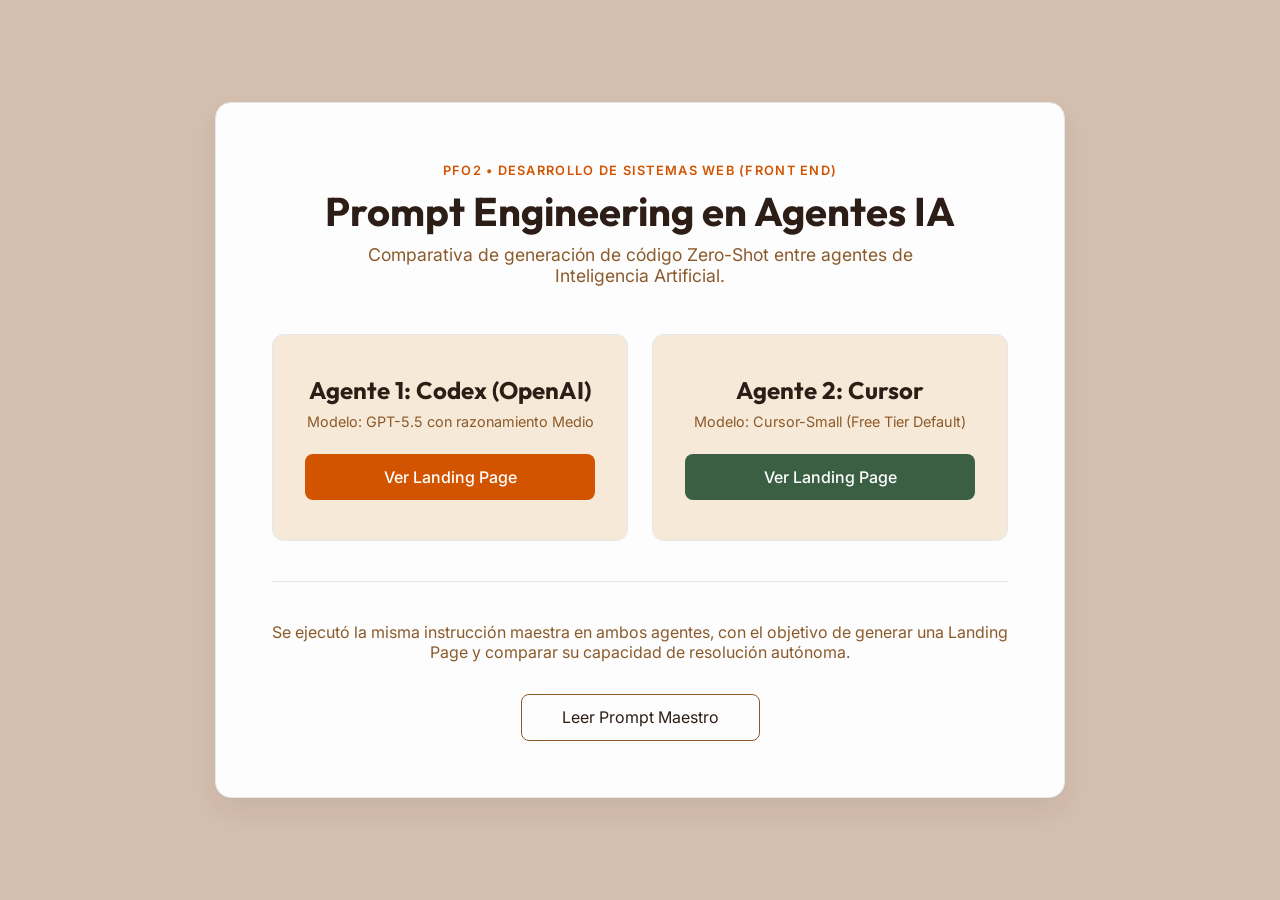
<file: index.html>
<!doctype html>
<html lang="es">
  <head>
    <meta charset="UTF-8" />
    <meta name="viewport" content="width=device-width, initial-scale=1.0" />
    <title>Cosecha Dorada - Evaluación de IA</title>
    <link rel="preconnect" href="https://fonts.googleapis.com" />
    <link rel="preconnect" href="https://fonts.gstatic.com" crossorigin />
    <link
      href="https://fonts.googleapis.com/css2?family=Inter:wght@400;500&family=Outfit:wght@600;700;800&display=swap"
      rel="stylesheet"
    />
    <!-- Aquí llamamos a tu archivo CSS externo -->
    <link rel="stylesheet" href="css/styles.css" />
  </head>
  <body>
    <div class="container">
      <div class="brand-header">
        <span class="brand-tag"
          >PFO2 • Desarrollo de Sistemas Web (Front End)</span
        >
        <h1>Prompt Engineering en Agentes IA</h1>
        <p class="subtitle">
          Comparativa de generación de código Zero-Shot entre agentes de
          Inteligencia Artificial.
        </p>
      </div>

      <div class="grid">
        <div class="agent-card">
          <h2>Agente 1: Codex (OpenAI)</h2>
          <p class="agent-model">Modelo: GPT-5.5 con razonamiento Medio</p>
          <a href="agente1-openai/index.html" class="btn" target="_blank"
            >Ver Landing Page</a
          >
        </div>

        <div class="agent-card">
          <h2>Agente 2: Cursor</h2>
          <p class="agent-model">Modelo: Cursor-Small (Free Tier Default)</p>
          <a
            href="agente2-cursor/index.html"
            class="btn btn-alt"
            target="_blank"
            >Ver Landing Page</a
          >
        </div>
      </div>

      <div class="prompt-section">
        <p class="prompt-text">
          Se ejecutó la misma instrucción maestra en ambos agentes, con el
          objetivo de generar una Landing Page y comparar su capacidad de
          resolución autónoma.
        </p>
        <a href="prompt.html" class="btn btn-outline">Leer Prompt Maestro</a>
      </div>
    </div>
  </body>
</html>
</file>
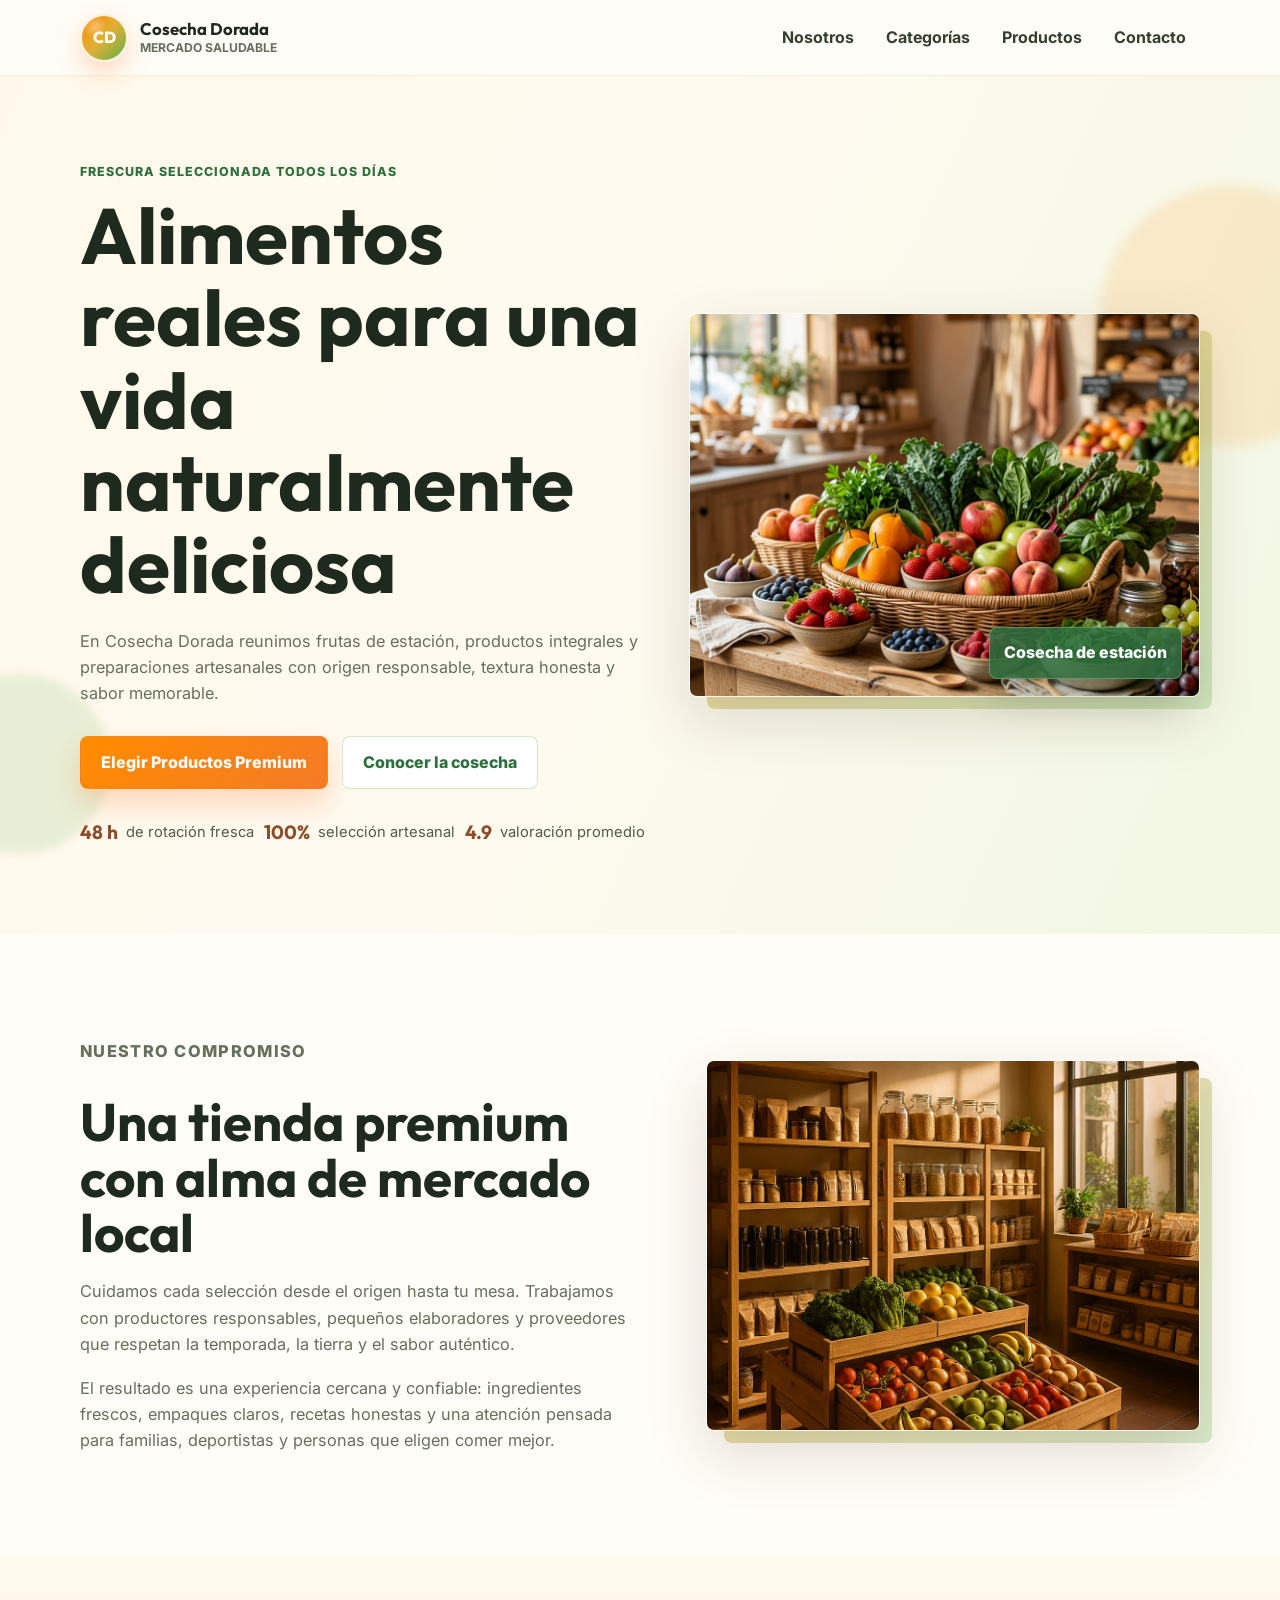
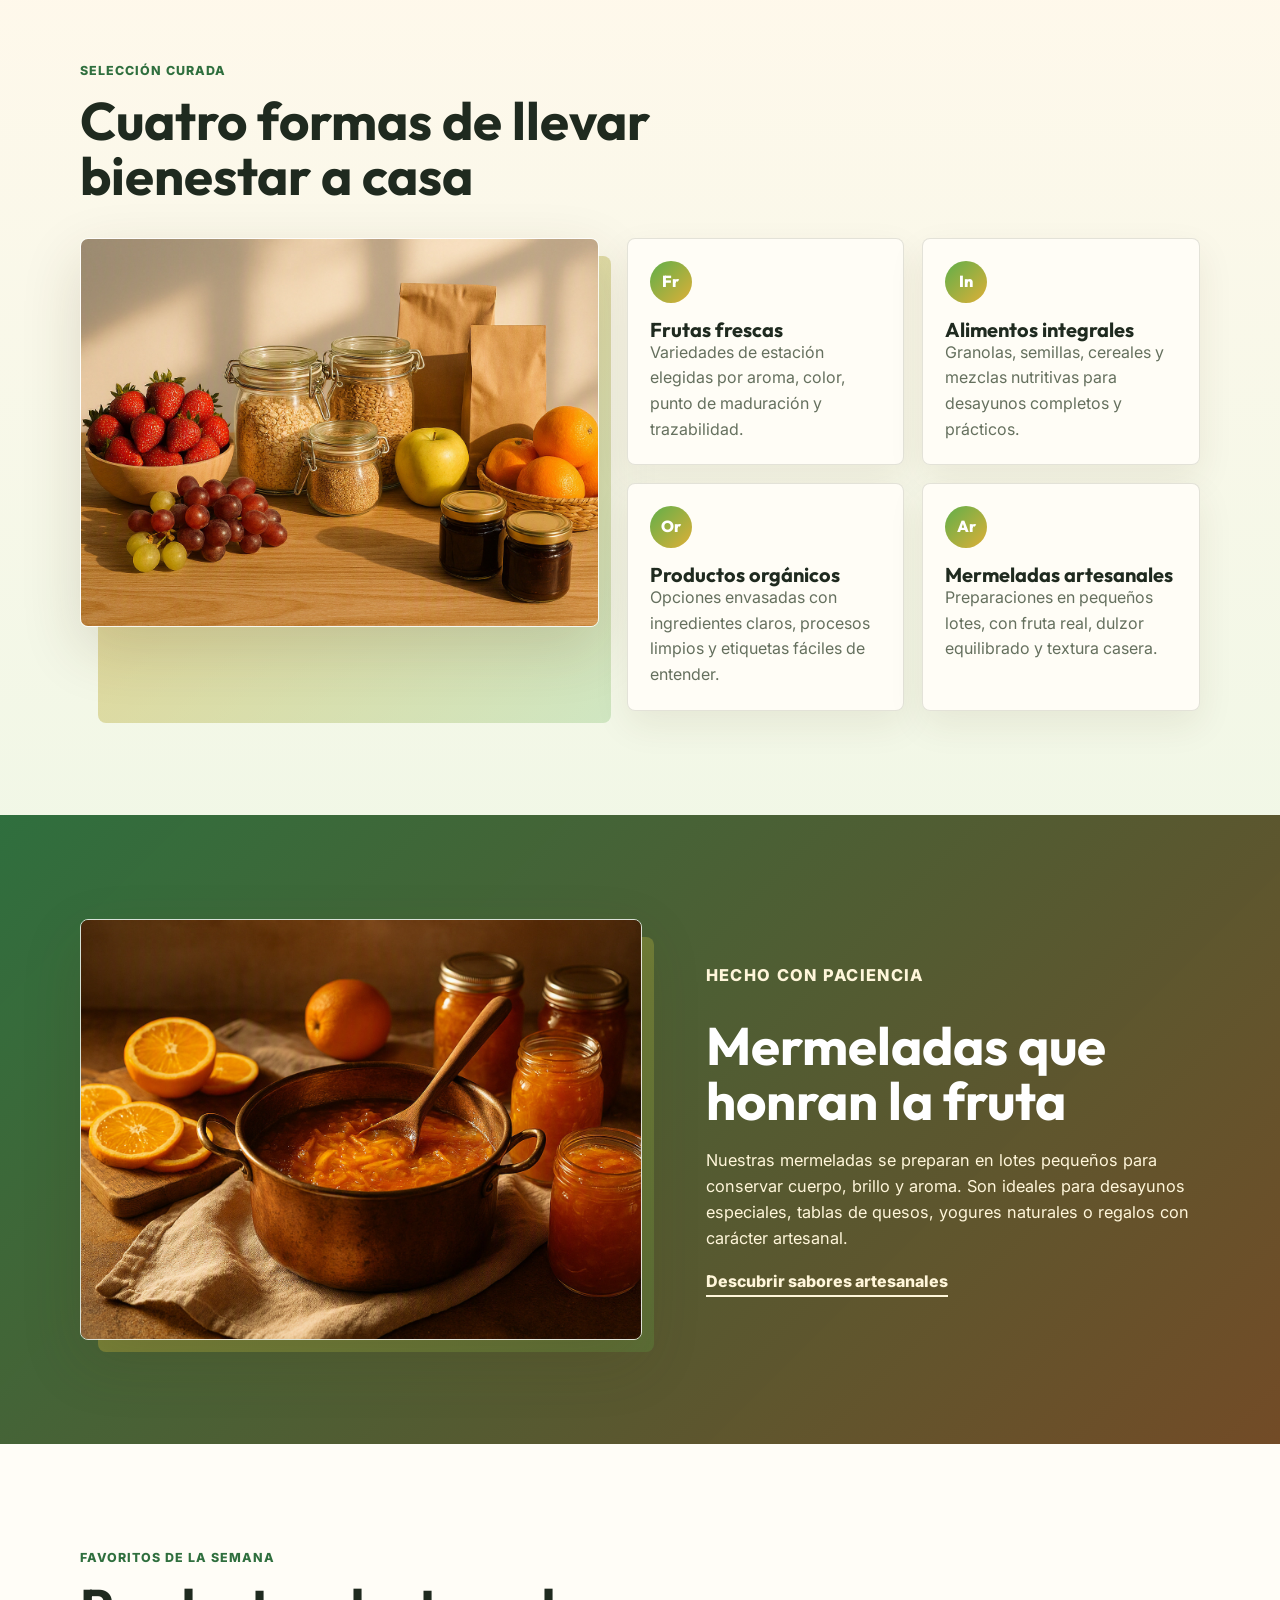
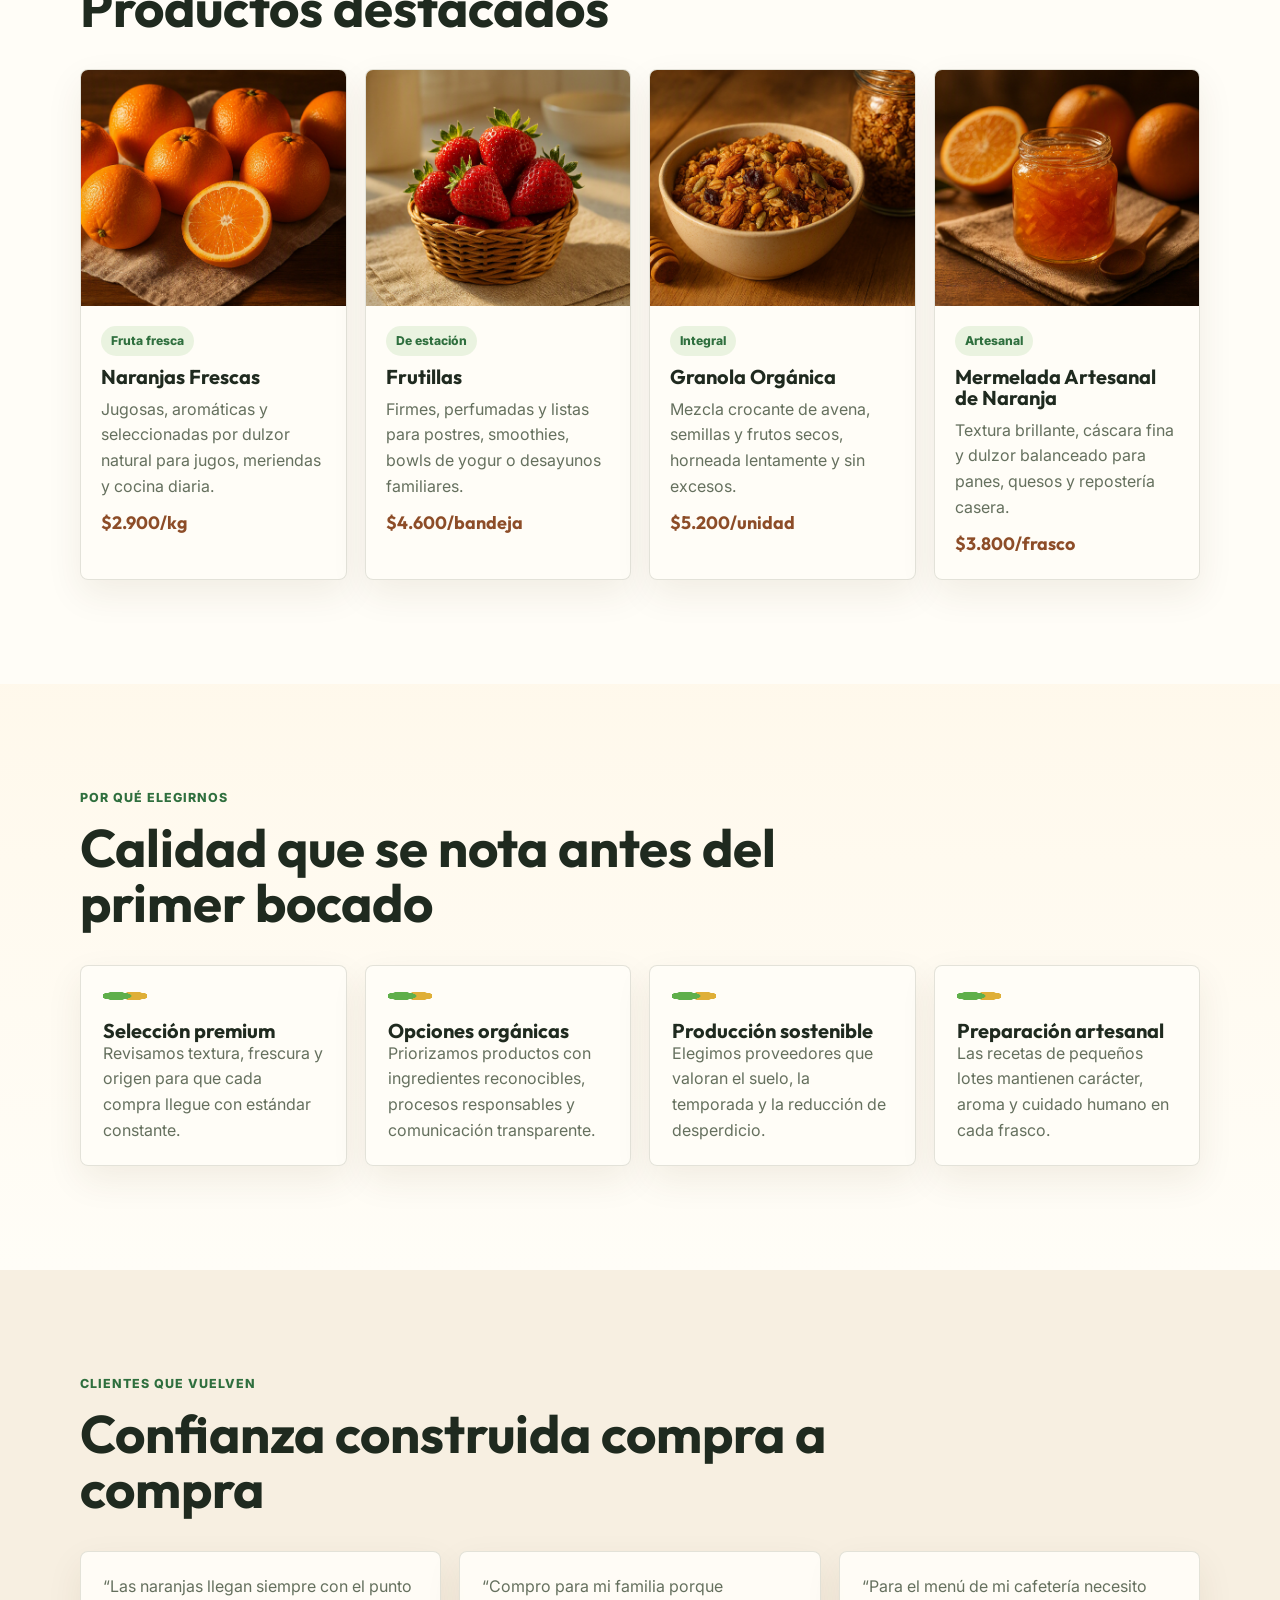
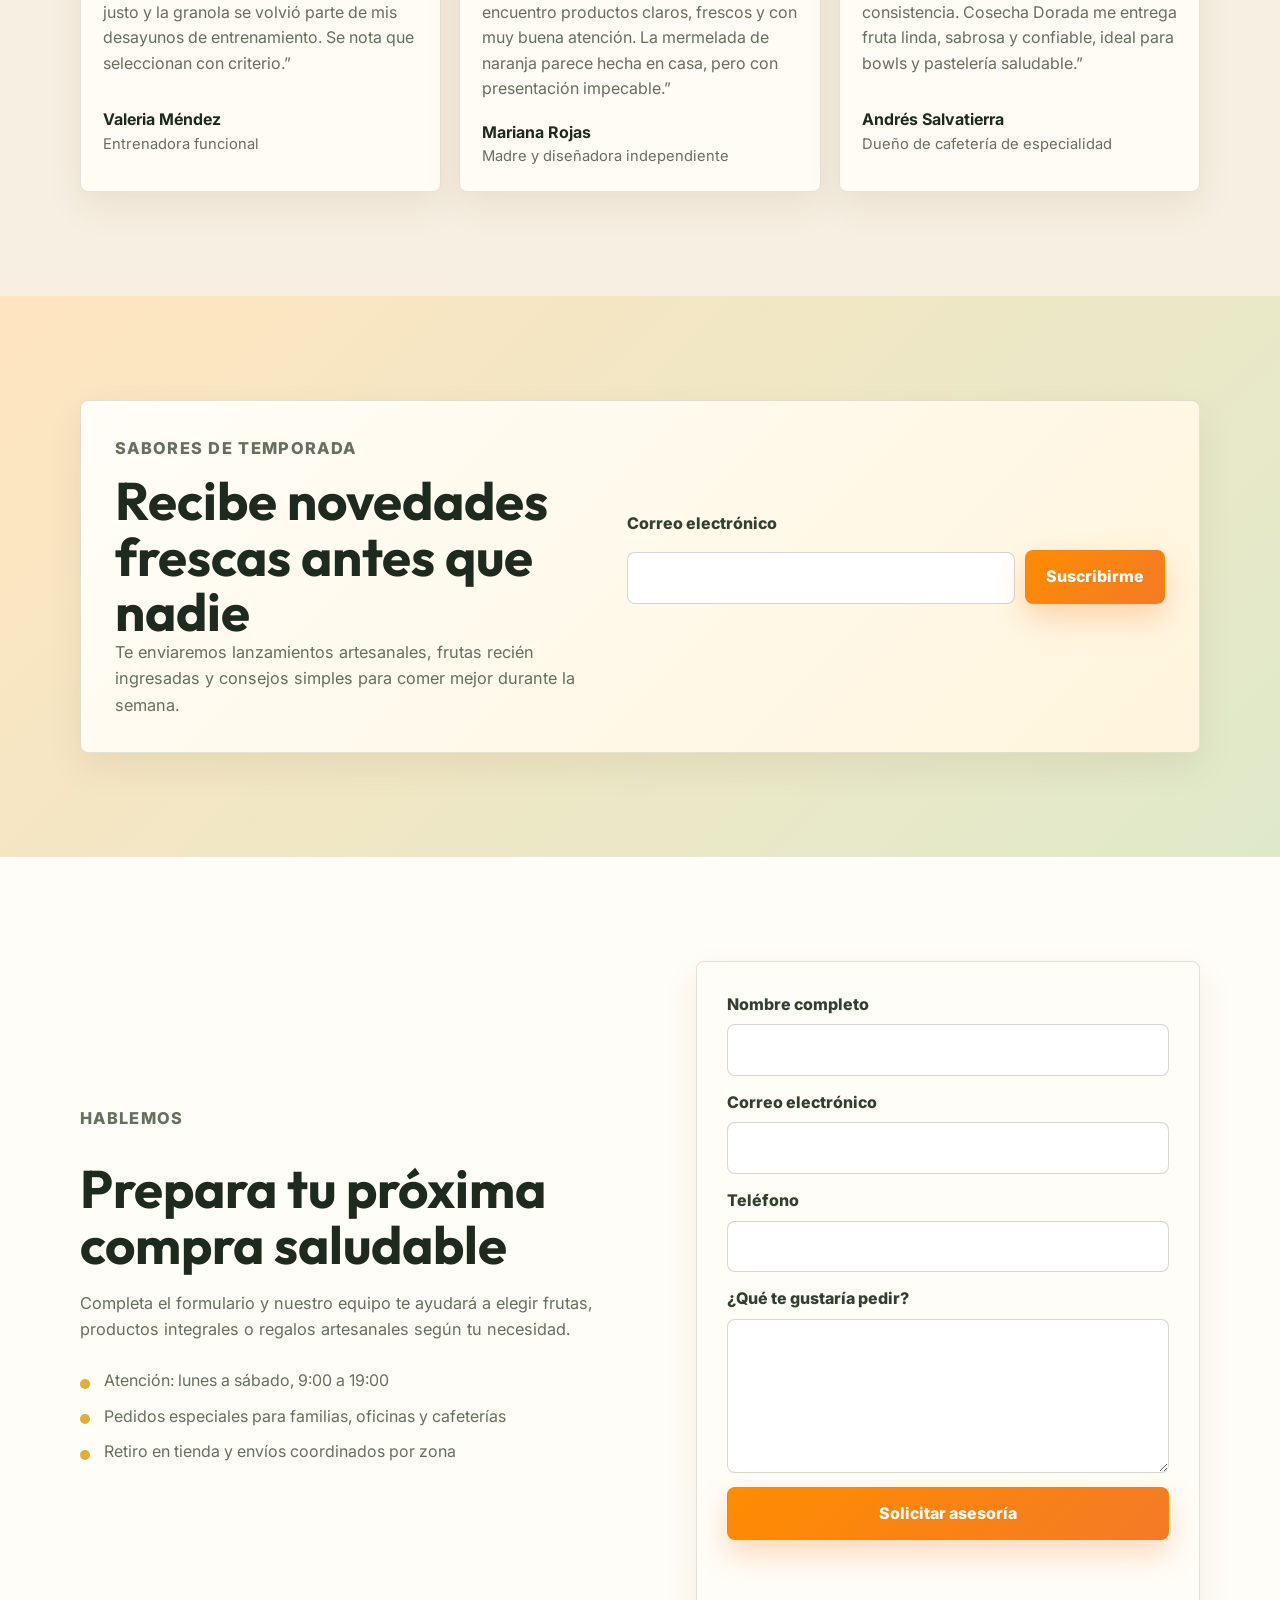
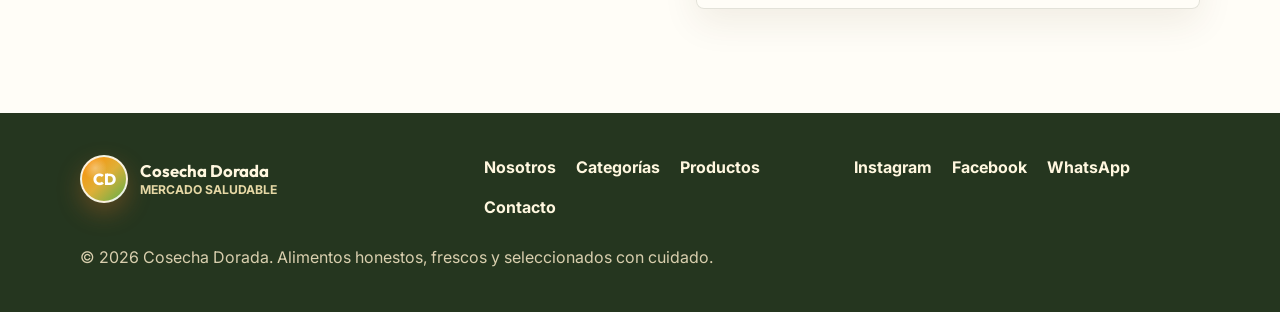
<file: agente1-openai/index.html>
<!doctype html>
<html lang="es">
  <head>
    <meta charset="UTF-8" />
    <meta name="viewport" content="width=device-width, initial-scale=1.0" />
    <title>Cosecha Dorada | Alimentos saludables premium</title>
    <meta
      name="description"
      content="Cosecha Dorada ofrece frutas de estación, alimentos integrales, mermeladas artesanales y productos orgánicos seleccionados con frescura, calidad y origen responsable."
    />
    <link rel="preconnect" href="https://fonts.googleapis.com" />
    <link rel="preconnect" href="https://fonts.gstatic.com" crossorigin />
    <link
      href="https://fonts.googleapis.com/css2?family=Inter:wght@400;500;600;700&family=Outfit:wght@600;700;800&display=swap"
      rel="stylesheet"
    />
    <link rel="stylesheet" href="styles.css" />
  </head>
  <body>
    <a class="skip-link" href="#contenido">Saltar al contenido principal</a>

    <header class="site-header" data-header>
      <nav class="nav shell" aria-label="Navegación principal">
        <a class="brand" href="#inicio" aria-label="Cosecha Dorada, inicio">
          <span class="brand-mark" aria-hidden="true">CD</span>
          <span class="brand-copy">
            <strong>Cosecha Dorada</strong>
            <small>Mercado saludable</small>
          </span>
        </a>

        <button
          class="nav-toggle"
          type="button"
          aria-expanded="false"
          aria-controls="menu-principal"
          data-menu-toggle
        >
          <span class="sr-only">Abrir menú</span>
          <span></span>
          <span></span>
          <span></span>
        </button>

        <div class="nav-menu" id="menu-principal" data-menu>
          <a href="#nosotros">Nosotros</a>
          <a href="#categorias">Categorías</a>
          <a href="#productos">Productos</a>
          <a href="#contacto">Contacto</a>
        </div>
      </nav>
    </header>

    <main id="contenido">
      <section class="hero section" id="inicio" aria-labelledby="hero-title">
        <div class="hero-grid shell">
          <div class="hero-content reveal">
            <p class="eyebrow">Frescura seleccionada todos los días</p>
            <h1 id="hero-title">
              Alimentos reales para una vida naturalmente deliciosa
            </h1>
            <p class="hero-text">
              En Cosecha Dorada reunimos frutas de estación, productos
              integrales y preparaciones artesanales con origen responsable,
              textura honesta y sabor memorable.
            </p>
            <div class="hero-actions">
              <a class="btn btn-primary" href="#productos"
                >Elegir Productos Premium</a
              >
              <a class="btn btn-secondary" href="#nosotros"
                >Conocer la cosecha</a
              >
            </div>
            <div class="hero-proof" aria-label="Datos destacados">
              <span><strong>48 h</strong> de rotación fresca</span>
              <span><strong>100%</strong> selección artesanal</span>
              <span><strong>4.9</strong> valoración promedio</span>
            </div>
          </div>
          <div class="hero-media reveal delay-1">
            <img
              src="img/hero-fruits.jpg"
              alt="Frutas frescas premium presentadas con luz cálida en una mesa de mercado saludable"
            />
            <!-- Professional commercial food photography of abundant premium seasonal fruits, golden oranges, strawberries, green leaves, artisanal market styling, natural golden hour light, warm organic textures, elegant grocery presentation, high-end healthy food advertising quality, crisp details, no text, no watermark. -->
            <div class="floating-note" aria-hidden="true">
              Cosecha de estación
            </div>
          </div>
        </div>
      </section>

      <section
        class="section about"
        id="nosotros"
        aria-labelledby="about-title"
      >
        <div class="shell about-grid">
          <div class="section-copy reveal">
            <p class="eyebrow">Nuestro compromiso</p>
            <h2 id="about-title">
              Una tienda premium con alma de mercado local
            </h2>
            <p>
              Cuidamos cada selección desde el origen hasta tu mesa. Trabajamos
              con productores responsables, pequeños elaboradores y proveedores
              que respetan la temporada, la tierra y el sabor auténtico.
            </p>
            <p>
              El resultado es una experiencia cercana y confiable: ingredientes
              frescos, empaques claros, recetas honestas y una atención pensada
              para familias, deportistas y personas que eligen comer mejor.
            </p>
          </div>
          <div class="framed-image reveal delay-1">
            <img
              src="img/about-store.jpg"
              alt="Interior cálido de una tienda saludable premium con frutas, estantes de madera y productos orgánicos"
            />
            <!-- Editorial commercial photograph of a premium healthy grocery store interior, warm wooden shelves, fresh produce crates, organic packaged goods, artisanal market atmosphere, natural soft daylight, sustainable agriculture storytelling, inviting and trustworthy Latin American food store, no text, no watermark. -->
          </div>
        </div>
      </section>

      <section
        class="section categories"
        id="categorias"
        aria-labelledby="categories-title"
      >
        <div class="shell">
          <div class="section-heading reveal">
            <p class="eyebrow">Selección curada</p>
            <h2 id="categories-title">
              Cuatro formas de llevar bienestar a casa
            </h2>
          </div>
          <div class="category-layout">
            <div class="category-image reveal">
              <img
                src="img/products-display.jpg"
                alt="Exhibición premium de frutas, alimentos integrales, productos envasados y mermeladas artesanales"
              />
              <!-- High-end commercial food photography of a premium organic market display with four clear product families: fresh fruits, whole foods, organic packaged products, and artisanal jams, layered wooden crates, warm daylight, refined editorial composition, rich natural colors, no text, no watermark. -->
            </div>
            <div class="category-cards">
              <article class="feature-card reveal delay-1">
                <span class="icon" aria-hidden="true">Fr</span>
                <h3>Frutas frescas</h3>
                <p>
                  Variedades de estación elegidas por aroma, color, punto de
                  maduración y trazabilidad.
                </p>
              </article>
              <article class="feature-card reveal delay-2">
                <span class="icon" aria-hidden="true">In</span>
                <h3>Alimentos integrales</h3>
                <p>
                  Granolas, semillas, cereales y mezclas nutritivas para
                  desayunos completos y prácticos.
                </p>
              </article>
              <article class="feature-card reveal delay-3">
                <span class="icon" aria-hidden="true">Or</span>
                <h3>Productos orgánicos</h3>
                <p>
                  Opciones envasadas con ingredientes claros, procesos limpios y
                  etiquetas fáciles de entender.
                </p>
              </article>
              <article class="feature-card reveal delay-4">
                <span class="icon" aria-hidden="true">Ar</span>
                <h3>Mermeladas artesanales</h3>
                <p>
                  Preparaciones en pequeños lotes, con fruta real, dulzor
                  equilibrado y textura casera.
                </p>
              </article>
            </div>
          </div>
        </div>
      </section>

      <section class="section jam-story" aria-labelledby="jam-title">
        <div class="shell jam-grid">
          <div class="framed-image reveal">
            <img
              src="img/artisanal-jam.jpg"
              alt="Frascos de mermelada artesanal de naranja con fruta fresca y presentación premium"
            />
            <!-- Premium artisanal orange jam product photography, glass jars with golden marmalade, fresh oranges, rustic linen, handmade small batch feeling, warm natural light, commercial advertising quality, elegant healthy food brand styling, no readable label text, no watermark. -->
          </div>
          <div class="section-copy reveal delay-1">
            <p class="eyebrow">Hecho con paciencia</p>
            <h2 id="jam-title">Mermeladas que honran la fruta</h2>
            <p>
              Nuestras mermeladas se preparan en lotes pequeños para conservar
              cuerpo, brillo y aroma. Son ideales para desayunos especiales,
              tablas de quesos, yogures naturales o regalos con carácter
              artesanal.
            </p>
            <a class="text-link" href="#productos"
              >Descubrir sabores artesanales</a
            >
          </div>
        </div>
      </section>

      <section
        class="section products"
        id="productos"
        aria-labelledby="products-title"
      >
        <div class="shell">
          <div class="section-heading reveal">
            <p class="eyebrow">Favoritos de la semana</p>
            <h2 id="products-title">Productos destacados</h2>
          </div>
          <div class="product-grid">
            <article class="product-card reveal">
              <img
                src="img/product-orange.jpg"
                alt="Naranjas frescas de estación con color intenso y hojas verdes"
              />
              <!-- Close-up premium commercial food photograph of fresh seasonal oranges with green leaves, vibrant peel texture, warm sunlight, clean organic market styling, appetizing freshness, high-resolution product card image, no text, no watermark. -->
              <div class="product-body">
                <span class="tag">Fruta fresca</span>
                <h3>Naranjas Frescas</h3>
                <p>
                  Jugosas, aromáticas y seleccionadas por dulzor natural para
                  jugos, meriendas y cocina diaria.
                </p>
                <strong>$2.900/kg</strong>
              </div>
            </article>
            <article class="product-card reveal delay-1">
              <img
                src="img/product-strawberry.jpg"
                alt="Frutillas frescas premium con brillo natural y hojas verdes"
              />
              <!-- Macro-style premium food photography of fresh strawberries, natural shine, green tops, rich red color, refined organic grocery presentation, soft golden daylight, commercial advertising quality, no text, no watermark. -->
              <div class="product-body">
                <span class="tag">De estación</span>
                <h3>Frutillas</h3>
                <p>
                  Firmes, perfumadas y listas para postres, smoothies, bowls de
                  yogur o desayunos familiares.
                </p>
                <strong>$4.600/bandeja</strong>
              </div>
            </article>
            <article class="product-card reveal delay-2">
              <img
                src="img/product-granola.jpg"
                alt="Granola orgánica en empaque premium con cereales, frutos secos y semillas"
              />
              <!-- Premium organic granola product photography with a refined pouch or jar, oats, nuts, seeds, dried fruit, natural kraft textures, clean healthy breakfast styling, warm daylight, upscale grocery catalog quality, no readable brand text, no watermark. -->
              <div class="product-body">
                <span class="tag">Integral</span>
                <h3>Granola Orgánica</h3>
                <p>
                  Mezcla crocante de avena, semillas y frutos secos, horneada
                  lentamente y sin excesos.
                </p>
                <strong>$5.200/unidad</strong>
              </div>
            </article>
            <article class="product-card reveal delay-3">
              <img
                src="img/product-orange-jam.jpg"
                alt="Mermelada artesanal de naranja en frascos de vidrio con fruta fresca"
              />
              <!-- Premium product photograph of artisanal orange marmalade in glass jars, fresh oranges beside the jar, handmade small batch styling, golden amber color, elegant market shelf presentation, warm natural light, no readable label text, no watermark. -->
              <div class="product-body">
                <span class="tag">Artesanal</span>
                <h3>Mermelada Artesanal de Naranja</h3>
                <p>
                  Textura brillante, cáscara fina y dulzor balanceado para
                  panes, quesos y repostería casera.
                </p>
                <strong>$3.800/frasco</strong>
              </div>
            </article>
          </div>
        </div>
      </section>

      <section class="section reasons" aria-labelledby="reasons-title">
        <div class="shell">
          <div class="section-heading reveal">
            <p class="eyebrow">Por qué elegirnos</p>
            <h2 id="reasons-title">
              Calidad que se nota antes del primer bocado
            </h2>
          </div>
          <div class="reason-grid">
            <article class="reason reveal">
              <h3>Selección premium</h3>
              <p>
                Revisamos textura, frescura y origen para que cada compra llegue
                con estándar constante.
              </p>
            </article>
            <article class="reason reveal delay-1">
              <h3>Opciones orgánicas</h3>
              <p>
                Priorizamos productos con ingredientes reconocibles, procesos
                responsables y comunicación transparente.
              </p>
            </article>
            <article class="reason reveal delay-2">
              <h3>Producción sostenible</h3>
              <p>
                Elegimos proveedores que valoran el suelo, la temporada y la
                reducción de desperdicio.
              </p>
            </article>
            <article class="reason reveal delay-3">
              <h3>Preparación artesanal</h3>
              <p>
                Las recetas de pequeños lotes mantienen carácter, aroma y
                cuidado humano en cada frasco.
              </p>
            </article>
          </div>
        </div>
      </section>

      <section
        class="section testimonials"
        aria-labelledby="testimonials-title"
      >
        <div class="shell">
          <div class="section-heading reveal">
            <p class="eyebrow">Clientes que vuelven</p>
            <h2 id="testimonials-title">
              Confianza construida compra a compra
            </h2>
          </div>
          <div class="testimonial-grid">
            <article class="testimonial reveal">
              <p>
                “Las naranjas llegan siempre con el punto justo y la granola se
                volvió parte de mis desayunos de entrenamiento. Se nota que
                seleccionan con criterio.”
              </p>
              <div>
                <strong>Valeria Méndez</strong>
                <span>Entrenadora funcional</span>
              </div>
            </article>
            <article class="testimonial reveal delay-1">
              <p>
                “Compro para mi familia porque encuentro productos claros,
                frescos y con muy buena atención. La mermelada de naranja parece
                hecha en casa, pero con presentación impecable.”
              </p>
              <div>
                <strong>Mariana Rojas</strong>
                <span>Madre y diseñadora independiente</span>
              </div>
            </article>
            <article class="testimonial reveal delay-2">
              <p>
                “Para el menú de mi cafetería necesito consistencia. Cosecha
                Dorada me entrega fruta linda, sabrosa y confiable, ideal para
                bowls y pastelería saludable.”
              </p>
              <div>
                <strong>Andrés Salvatierra</strong>
                <span>Dueño de cafetería de especialidad</span>
              </div>
            </article>
          </div>
        </div>
      </section>

      <section class="newsletter section" aria-labelledby="newsletter-title">
        <div class="shell newsletter-box reveal">
          <div>
            <p class="eyebrow">Sabores de temporada</p>
            <h2 id="newsletter-title">
              Recibe novedades frescas antes que nadie
            </h2>
            <p>
              Te enviaremos lanzamientos artesanales, frutas recién ingresadas y
              consejos simples para comer mejor durante la semana.
            </p>
          </div>
          <form class="newsletter-form" data-newsletter novalidate>
            <label for="newsletter-email">Correo electrónico</label>
            <div class="inline-field">
              <input
                id="newsletter-email"
                name="newsletter-email"
                type="email"
                autocomplete="email"
                required
              />
              <button class="btn btn-primary" type="submit">Suscribirme</button>
            </div>
            <p class="form-message" aria-live="polite"></p>
          </form>
        </div>
      </section>

      <section
        class="section contact"
        id="contacto"
        aria-labelledby="contact-title"
      >
        <div class="shell contact-grid">
          <div class="section-copy reveal">
            <p class="eyebrow">Hablemos</p>
            <h2 id="contact-title">Prepara tu próxima compra saludable</h2>
            <p>
              Completa el formulario y nuestro equipo te ayudará a elegir
              frutas, productos integrales o regalos artesanales según tu
              necesidad.
            </p>
            <ul class="contact-list">
              <li>Atención: lunes a sábado, 9:00 a 19:00</li>
              <li>Pedidos especiales para familias, oficinas y cafeterías</li>
              <li>Retiro en tienda y envíos coordinados por zona</li>
            </ul>
          </div>
          <form class="contact-form reveal delay-1" data-contact novalidate>
            <div class="field">
              <label for="nombre">Nombre completo</label>
              <input
                id="nombre"
                name="nombre"
                type="text"
                autocomplete="name"
                minlength="3"
                required
              />
            </div>
            <div class="field">
              <label for="email">Correo electrónico</label>
              <input
                id="email"
                name="email"
                type="email"
                autocomplete="email"
                required
              />
            </div>
            <div class="field">
              <label for="telefono">Teléfono</label>
              <input
                id="telefono"
                name="telefono"
                type="tel"
                autocomplete="tel"
                pattern="[0-9+()\\s-]{7,}"
                required
              />
            </div>
            <div class="field">
              <label for="mensaje">¿Qué te gustaría pedir?</label>
              <textarea
                id="mensaje"
                name="mensaje"
                rows="5"
                minlength="10"
                required
              ></textarea>
            </div>
            <button class="btn btn-primary" type="submit">
              Solicitar asesoría
            </button>
            <p class="form-message" aria-live="polite"></p>
          </form>
        </div>
      </section>
    </main>

    <footer class="site-footer">
      <div class="shell footer-grid">
        <a
          class="brand footer-brand"
          href="#inicio"
          aria-label="Cosecha Dorada, volver al inicio"
        >
          <span class="brand-mark" aria-hidden="true">CD</span>
          <span class="brand-copy">
            <strong>Cosecha Dorada</strong>
            <small>Mercado saludable</small>
          </span>
        </a>
        <div class="footer-links" aria-label="Enlaces del sitio">
          <a href="#nosotros">Nosotros</a>
          <a href="#categorias">Categorías</a>
          <a href="#productos">Productos</a>
          <a href="#contacto">Contacto</a>
        </div>
        <div class="social-links" aria-label="Redes sociales">
          <a href="#" aria-label="Instagram de Cosecha Dorada">Instagram</a>
          <a href="#" aria-label="Facebook de Cosecha Dorada">Facebook</a>
          <a href="#" aria-label="WhatsApp de Cosecha Dorada">WhatsApp</a>
        </div>
        <p>
          © 2026 Cosecha Dorada. Alimentos honestos, frescos y seleccionados con
          cuidado.
        </p>
      </div>
    </footer>

    <script src="main.js" defer></script>
  </body>
</html>
</file>
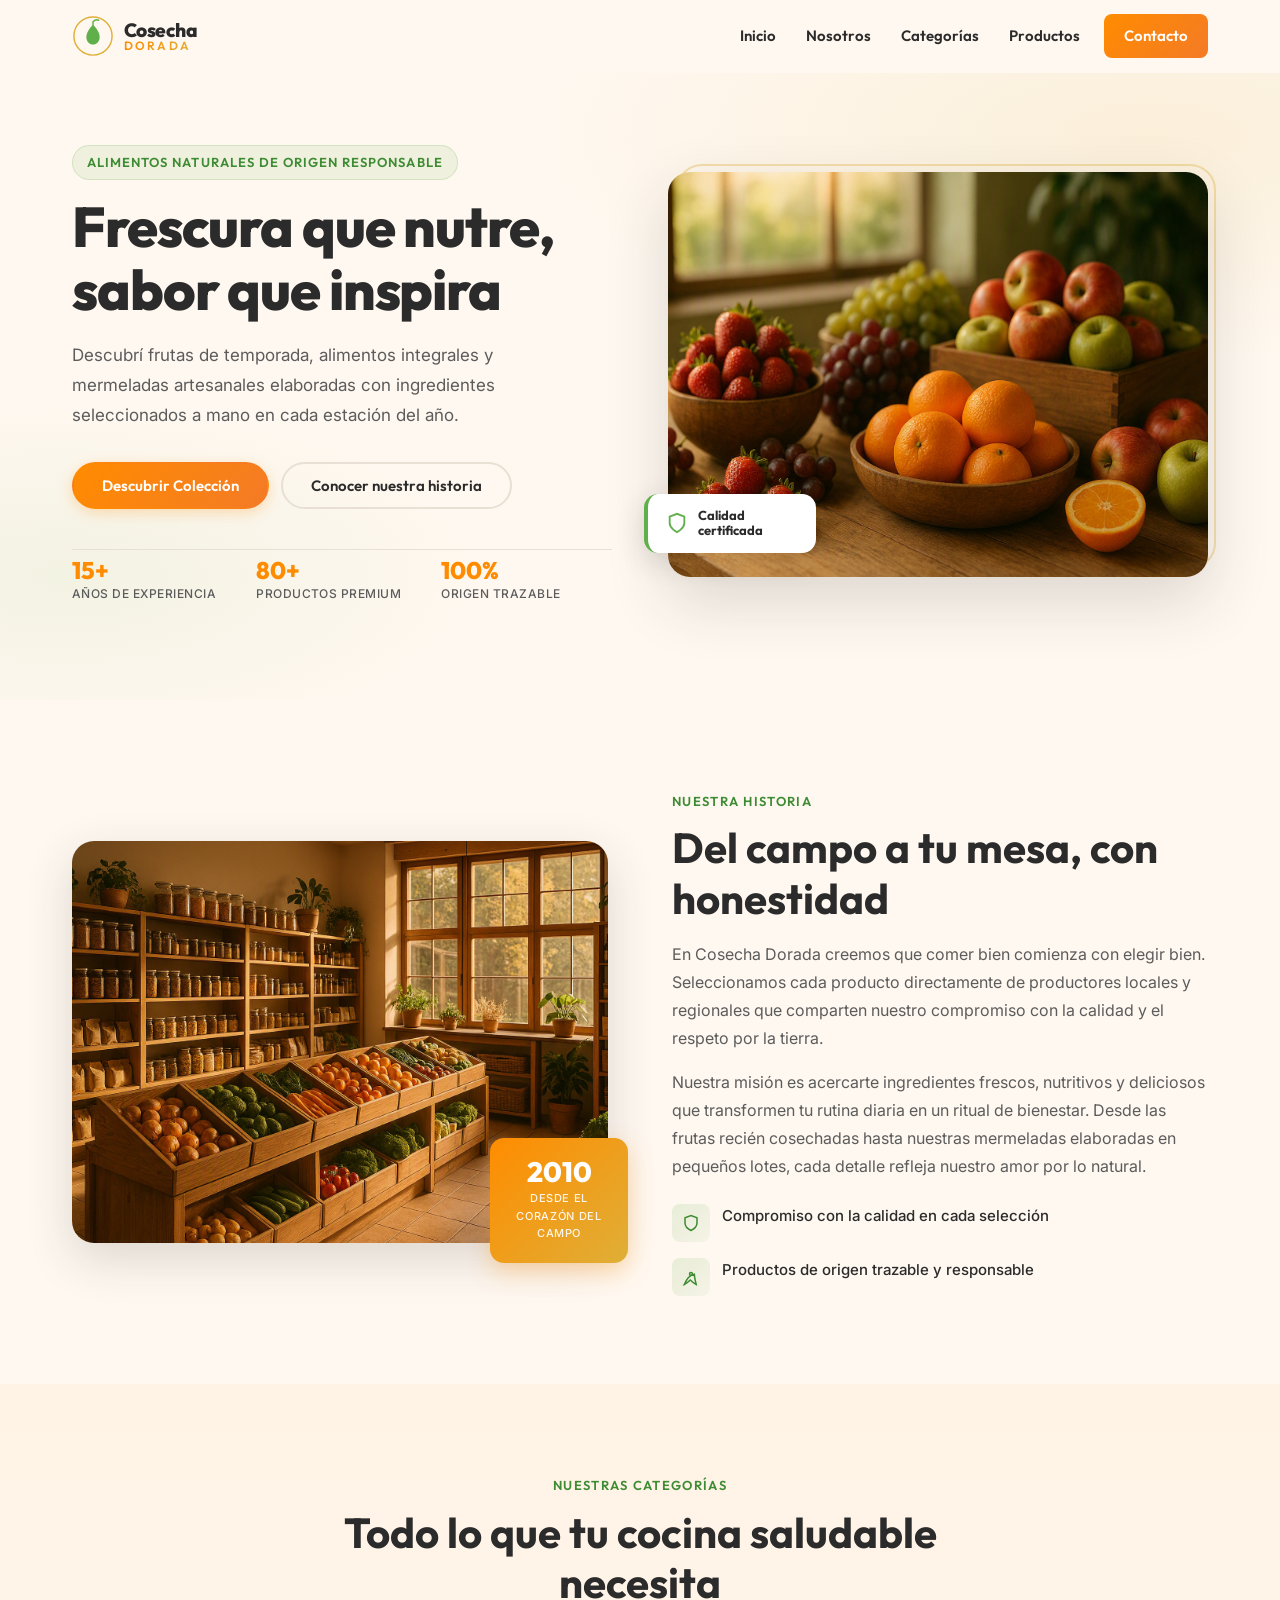
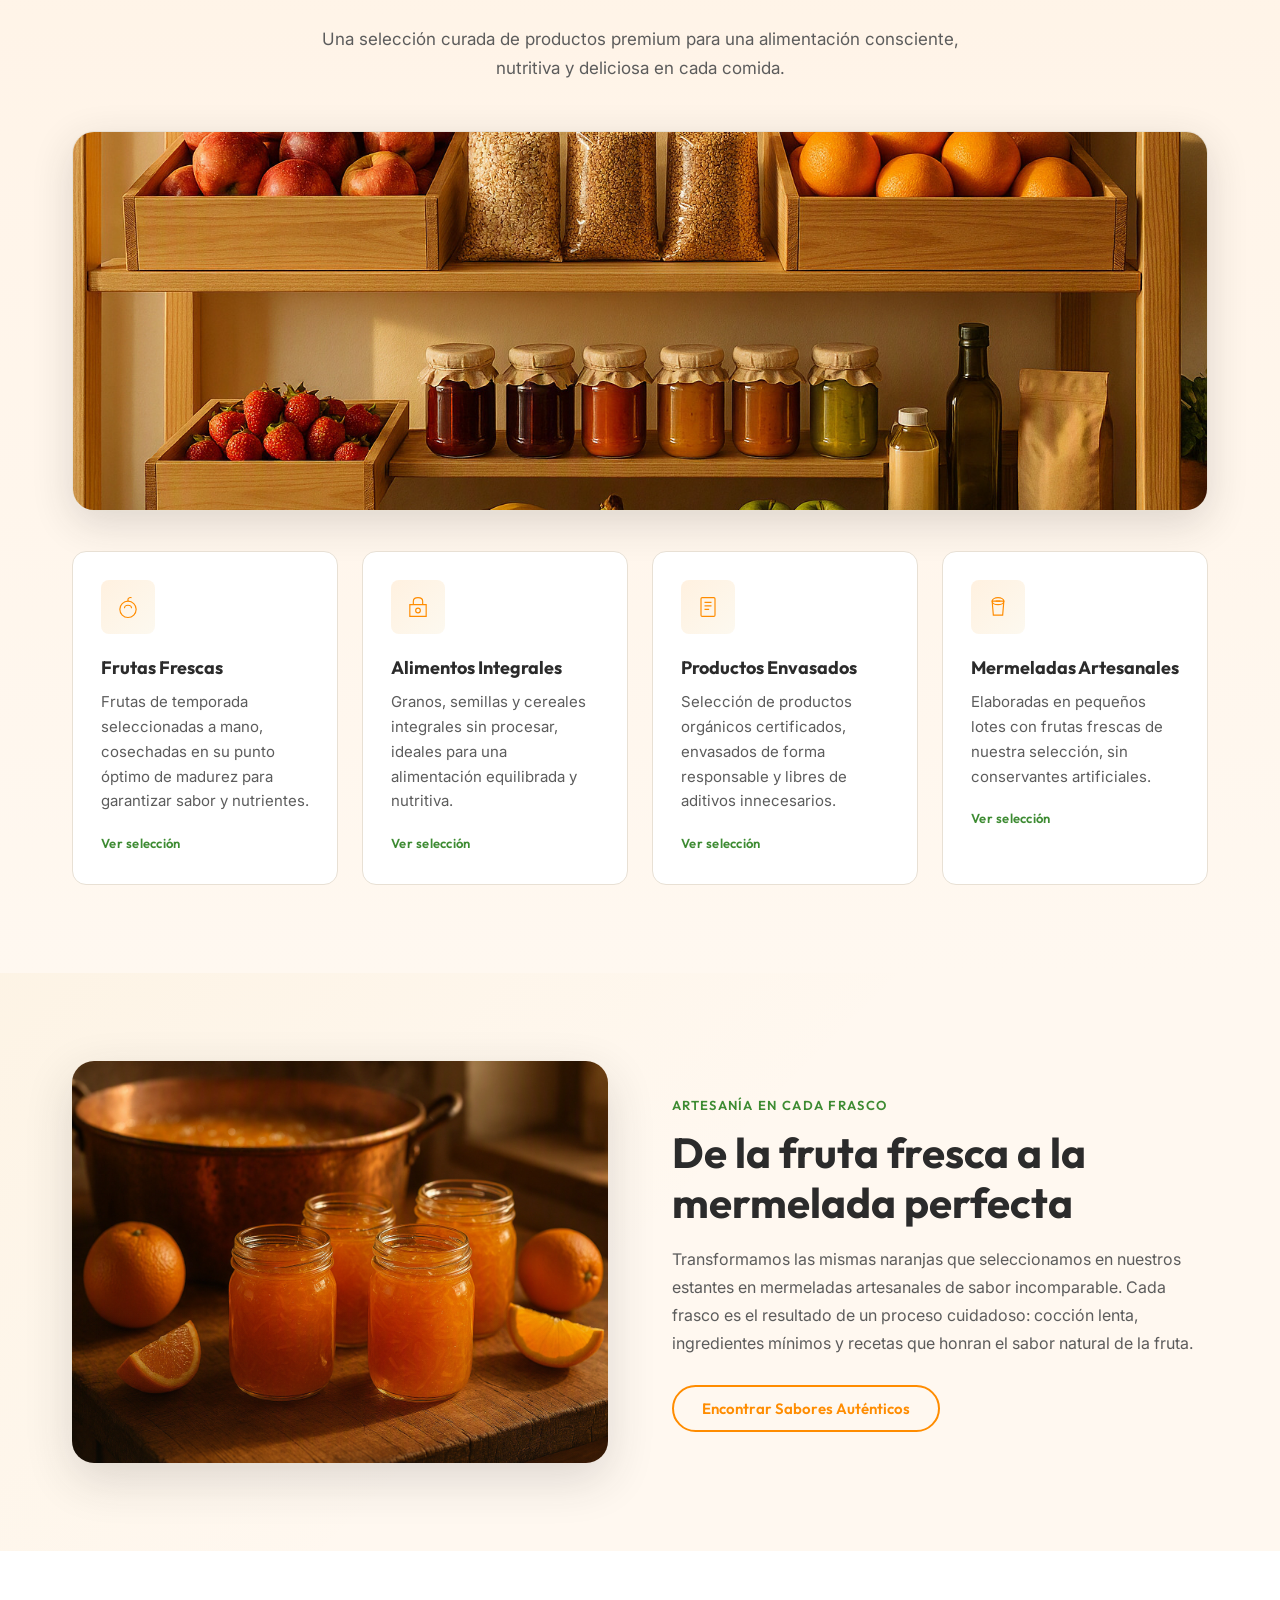
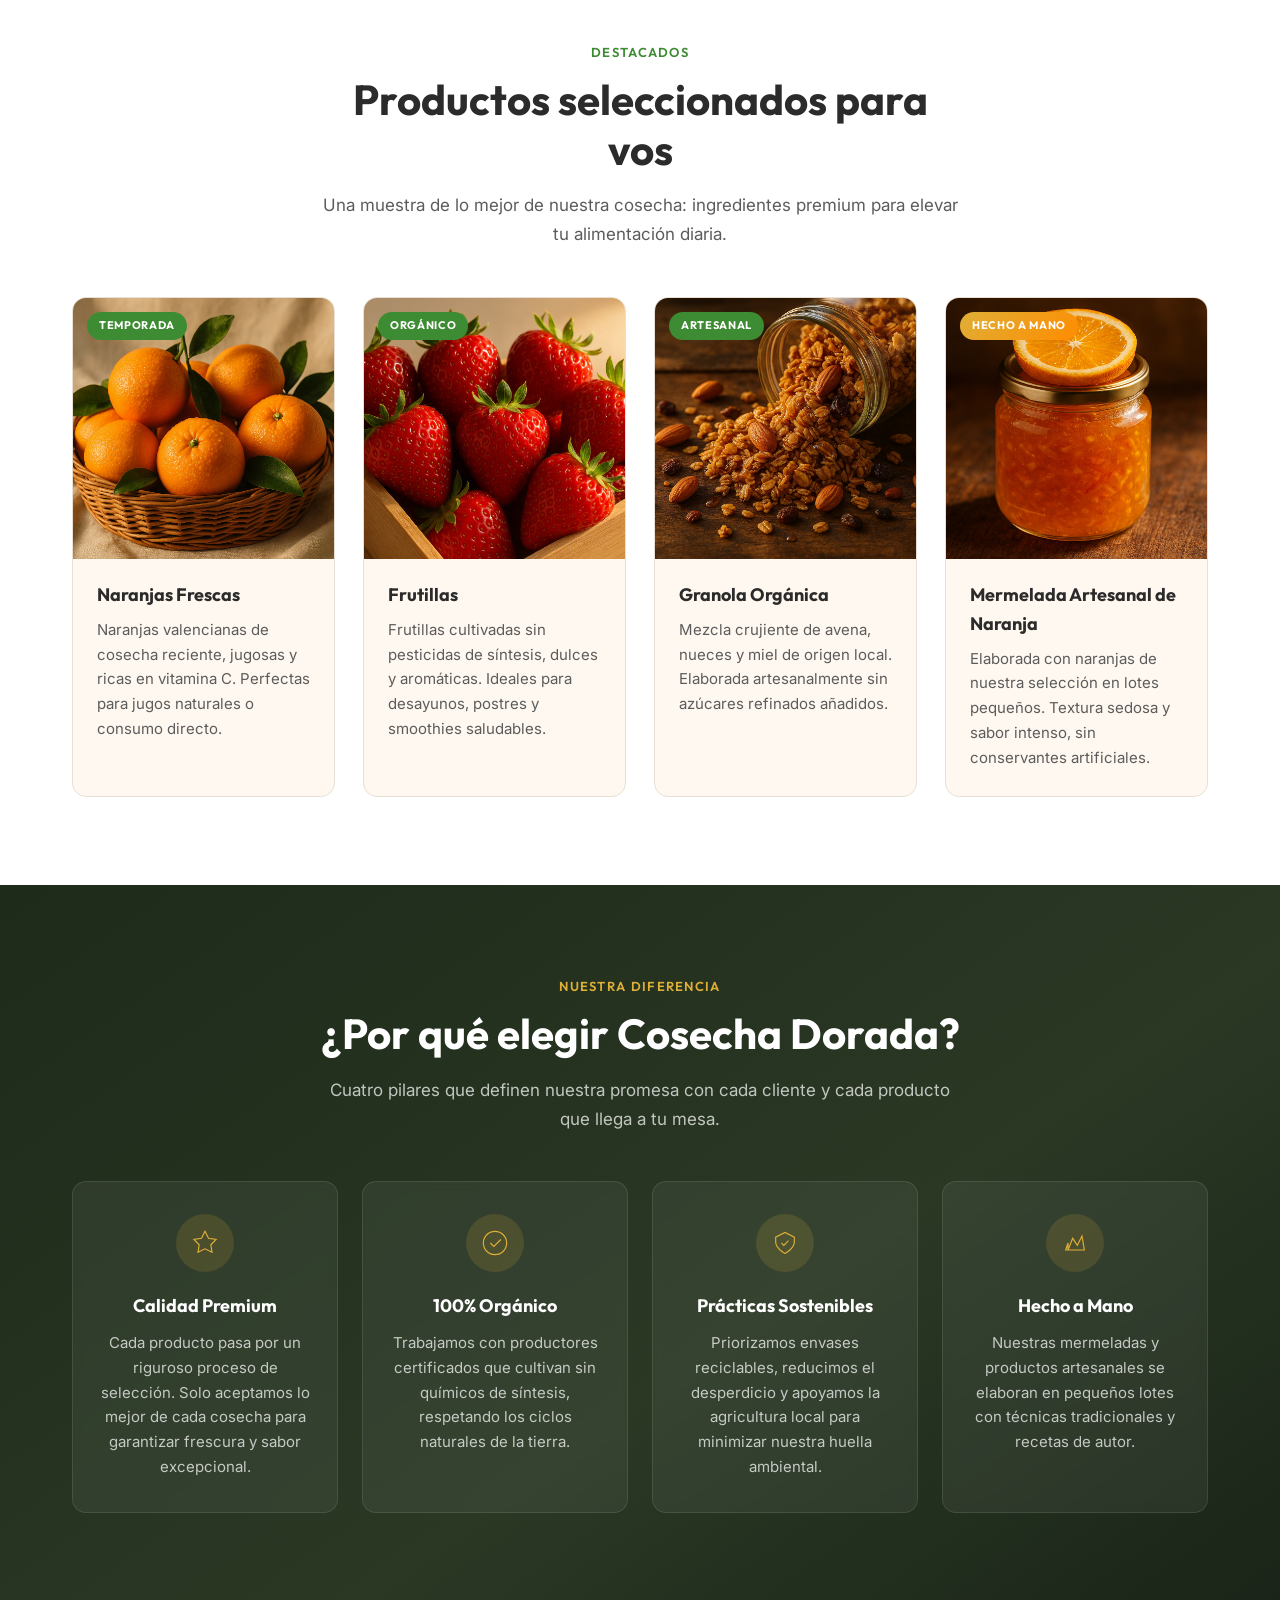
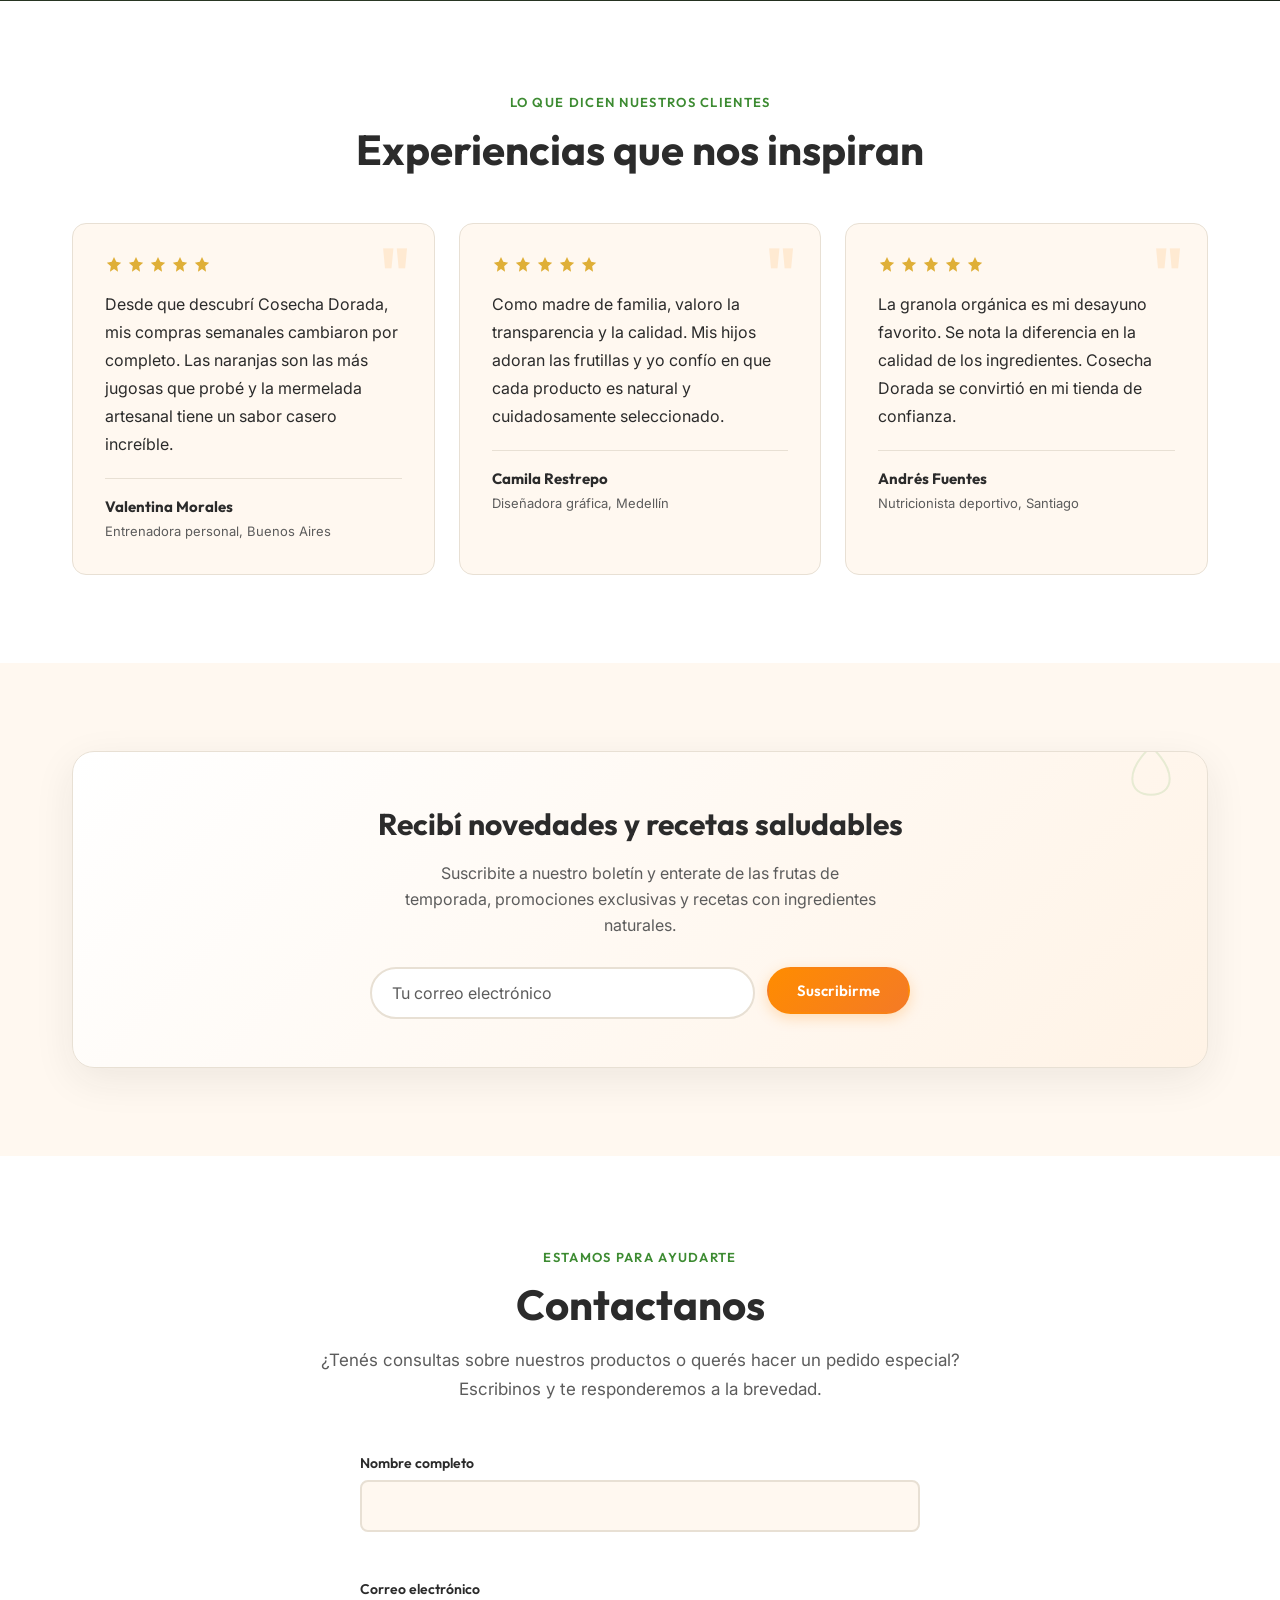
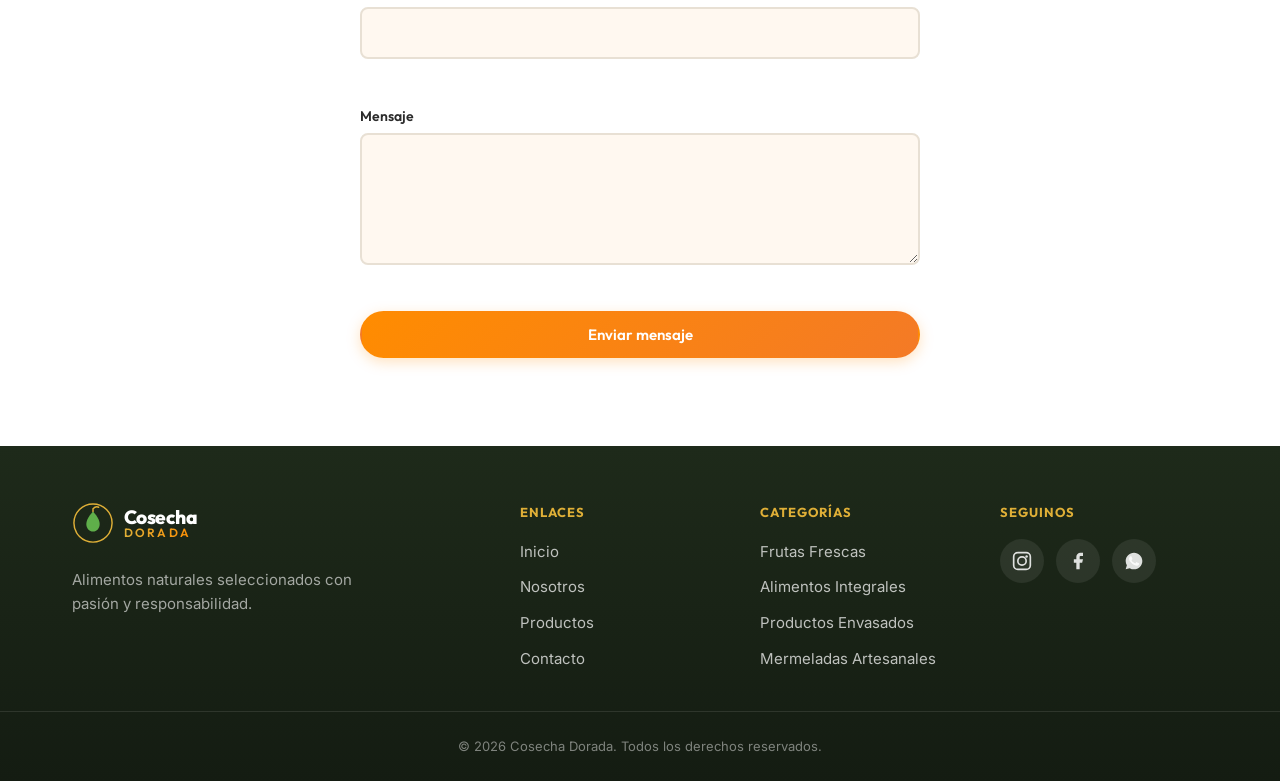
<file: agente2-cursor/index.html>
<!doctype html>
<html lang="es">
  <head>
    <meta charset="UTF-8" />
    <meta name="viewport" content="width=device-width, initial-scale=1.0" />
    <meta
      name="description"
      content="Cosecha Dorada — Tienda premium de alimentos saludables. Frutas frescas de temporada, granos integrales, mermeladas artesanales y productos orgánicos seleccionados con cuidado."
    />
    <meta
      name="keywords"
      content="alimentos saludables, frutas frescas, mermelada artesanal, productos orgánicos, tienda natural"
    />
    <meta name="author" content="Cosecha Dorada" />
    <title>Cosecha Dorada | Alimentos Saludables Premium</title>
    <link rel="preconnect" href="https://fonts.googleapis.com" />
    <link rel="preconnect" href="https://fonts.gstatic.com" crossorigin />
    <link
      href="https://fonts.googleapis.com/css2?family=Inter:wght@400;500&family=Outfit:wght@600;700;800&display=swap"
      rel="stylesheet"
    />
    <link rel="stylesheet" href="styles.css" />
  </head>
  <body>
    <a href="#contenido-principal" class="skip-link"
      >Saltar al contenido principal</a
    >

    <div class="page-accent page-accent--hero" aria-hidden="true">
      <svg
        class="page-accent__leaf page-accent__leaf--1"
        viewBox="0 0 80 120"
        fill="none"
      >
        <path
          d="M40 4C40 4 8 36 8 72C8 96 20 112 40 116C60 112 72 96 72 72C72 36 40 4 40 4Z"
          fill="currentColor"
          opacity="0.06"
        />
        <path
          d="M40 20V116"
          stroke="currentColor"
          stroke-width="1.5"
          opacity="0.12"
        />
      </svg>
      <svg
        class="page-accent__leaf page-accent__leaf--2"
        viewBox="0 0 60 90"
        fill="none"
      >
        <path
          d="M30 2C30 2 6 28 6 56C6 72 14 84 30 88C46 84 54 72 54 56C54 28 30 2 30 2Z"
          fill="currentColor"
          opacity="0.05"
        />
      </svg>
    </div>

    <header class="header" id="header">
      <div class="container header__inner">
        <a href="#inicio" class="logo" aria-label="Cosecha Dorada — Inicio">
          <span class="logo__mark" aria-hidden="true">
            <svg
              viewBox="0 0 44 44"
              fill="none"
              xmlns="http://www.w3.org/2000/svg"
            >
              <circle
                cx="22"
                cy="22"
                r="20"
                stroke="url(#logoRing)"
                stroke-width="1.5"
              />
              <path
                d="M22 10C22 10 15 17 15 23C15 27.5 18 31 22 31C26 31 29 27.5 29 23C29 17 22 10 22 10Z"
                fill="url(#logoLeaf)"
              />
              <path
                d="M22 10V7M22 7C22 7 25 4 28 5.5"
                stroke="#5FAF4A"
                stroke-width="1.5"
                stroke-linecap="round"
              />
              <defs>
                <linearGradient id="logoRing" x1="2" y1="2" x2="42" y2="42">
                  <stop stop-color="#DFAF37" />
                  <stop offset="1" stop-color="#FF8C00" />
                </linearGradient>
                <linearGradient id="logoLeaf" x1="15" y1="10" x2="29" y2="31">
                  <stop stop-color="#5FAF4A" />
                  <stop offset="1" stop-color="#3D8B32" />
                </linearGradient>
              </defs>
            </svg>
          </span>
          <span class="logo__text">
            <span class="logo__name">Cosecha</span>
            <span class="logo__accent">Dorada</span>
          </span>
        </a>

        <button
          class="nav-toggle"
          id="navToggle"
          aria-label="Abrir menú de navegación"
          aria-expanded="false"
          aria-controls="navMenu"
        >
          <span class="nav-toggle__bar"></span>
          <span class="nav-toggle__bar"></span>
          <span class="nav-toggle__bar"></span>
        </button>

        <nav class="nav" id="navMenu" aria-label="Navegación principal">
          <ul class="nav__list">
            <li><a href="#inicio" class="nav__link">Inicio</a></li>
            <li><a href="#nosotros" class="nav__link">Nosotros</a></li>
            <li><a href="#categorias" class="nav__link">Categorías</a></li>
            <li><a href="#productos" class="nav__link">Productos</a></li>
            <li>
              <a href="#contacto" class="nav__link nav__link--cta">Contacto</a>
            </li>
          </ul>
        </nav>
      </div>
    </header>

    <main id="contenido-principal">
      <section class="hero" id="inicio" aria-labelledby="hero-title">
        <div class="container hero__inner">
          <div class="hero__content reveal">
            <p class="hero__eyebrow">
              Alimentos naturales de origen responsable
            </p>
            <h1 class="hero__title" id="hero-title">
              Frescura que nutre,<br />sabor que inspira
            </h1>
            <p class="hero__subtitle">
              Descubrí frutas de temporada, alimentos integrales y mermeladas
              artesanales elaboradas con ingredientes seleccionados a mano en
              cada estación del año.
            </p>
            <div class="hero__actions">
              <a href="#productos" class="btn btn--primary"
                >Descubrir Colección</a
              >
              <a href="#nosotros" class="btn btn--ghost"
                >Conocer nuestra historia</a
              >
            </div>
            <ul class="hero__stats" aria-label="Datos destacados de la tienda">
              <li class="hero__stat">
                <span class="hero__stat-value">15+</span>
                <span class="hero__stat-label">Años de experiencia</span>
              </li>
              <li class="hero__stat">
                <span class="hero__stat-value">80+</span>
                <span class="hero__stat-label">Productos premium</span>
              </li>
              <li class="hero__stat">
                <span class="hero__stat-value">100%</span>
                <span class="hero__stat-label">Origen trazable</span>
              </li>
            </ul>
          </div>
          <div class="hero__media reveal reveal--delay">
            <div class="hero__image-frame">
              <div class="hero__image-wrapper">
                <img
                  src="img/hero-fruits.jpg"
                  alt="Selección premium de frutas frescas de temporada sobre mesa de madera natural"
                  width="640"
                  height="480"
                  loading="eager"
                />
                <!-- Professional food photography of a premium healthy food store hero display: abundant seasonal fresh fruits including oranges, strawberries, apples and grapes arranged artfully on a rustic light oak wooden table, soft golden hour natural window light from the left, shallow depth of field, warm cream and green tones, editorial grocery aesthetic, high-end organic market presentation, 4K quality, no text, no people -->
              </div>
              <div class="hero__badge">
                <span class="hero__badge-icon" aria-hidden="true">
                  <svg
                    viewBox="0 0 24 24"
                    fill="none"
                    stroke="currentColor"
                    stroke-width="2"
                  >
                    <path d="M12 22s8-4 8-10V5l-8-3-8 3v7c0 6 8 10 8 10z" />
                  </svg>
                </span>
                <span class="hero__badge-text">Calidad certificada</span>
              </div>
            </div>
          </div>
        </div>
      </section>

      <section
        class="about section"
        id="nosotros"
        aria-labelledby="about-title"
      >
        <div class="container about__inner">
          <div class="about__media reveal">
            <div class="about__image-frame">
              <div class="about__image-wrapper">
                <img
                  src="img/about-store.jpg"
                  alt="Interior acogedor de la tienda Cosecha Dorada con estantes de productos naturales"
                  width="560"
                  height="420"
                  loading="lazy"
                />
                <!-- Professional interior photography of a premium natural food store: warm inviting market interior with wooden shelves displaying organic products, fresh produce bins, soft ambient golden hour lighting through large windows, clean editorial layout, plants and natural materials, sustainable grocery aesthetic, welcoming atmosphere, no people, no text -->
              </div>
              <div class="about__experience">
                <span class="about__experience-number">2010</span>
                <span class="about__experience-text"
                  >Desde el corazón del campo</span
                >
              </div>
            </div>
          </div>
          <div class="about__content reveal reveal--delay">
            <span class="section__eyebrow">Nuestra historia</span>
            <h2 class="section__title" id="about-title">
              Del campo a tu mesa, con honestidad
            </h2>
            <p class="about__text">
              En Cosecha Dorada creemos que comer bien comienza con elegir bien.
              Seleccionamos cada producto directamente de productores locales y
              regionales que comparten nuestro compromiso con la calidad y el
              respeto por la tierra.
            </p>
            <p class="about__text">
              Nuestra misión es acercarte ingredientes frescos, nutritivos y
              deliciosos que transformen tu rutina diaria en un ritual de
              bienestar. Desde las frutas recién cosechadas hasta nuestras
              mermeladas elaboradas en pequeños lotes, cada detalle refleja
              nuestro amor por lo natural.
            </p>
            <ul class="about__values">
              <li class="about__value">
                <span class="about__value-icon" aria-hidden="true">
                  <svg
                    viewBox="0 0 24 24"
                    fill="none"
                    stroke="currentColor"
                    stroke-width="2"
                  >
                    <path d="M12 22s8-4 8-10V5l-8-3-8 3v7c0 6 8 10 8 10z" />
                  </svg>
                </span>
                <span>Compromiso con la calidad en cada selección</span>
              </li>
              <li class="about__value">
                <span class="about__value-icon" aria-hidden="true">
                  <svg
                    viewBox="0 0 24 24"
                    fill="none"
                    stroke="currentColor"
                    stroke-width="2"
                  >
                    <path
                      d="M17 8C8 10 5.9 16.17 3 22c3.5-1.5 6-4 8-6 2 2 4.5 4.5 8 6-1.5-5.5-2.5-11-2.5-14z"
                    />
                    <circle cx="12" cy="8" r="2" />
                  </svg>
                </span>
                <span>Productos de origen trazable y responsable</span>
              </li>
            </ul>
          </div>
        </div>
      </section>

      <section
        class="categories section section--warm"
        id="categorias"
        aria-labelledby="categories-title"
      >
        <div class="container">
          <header class="section__header reveal">
            <span class="section__eyebrow">Nuestras categorías</span>
            <h2 class="section__title" id="categories-title">
              Todo lo que tu cocina saludable necesita
            </h2>
            <p class="section__subtitle">
              Una selección curada de productos premium para una alimentación
              consciente, nutritiva y deliciosa en cada comida.
            </p>
          </header>

          <div class="categories__featured reveal">
            <div class="categories__featured-frame">
              <img
                src="img/products-display.jpg"
                alt="Exhibición variada de productos naturales y orgánicos en estantes de madera"
                width="1200"
                height="400"
                loading="lazy"
              />
              <!-- Professional food photography of a premium grocery products display: wide editorial shot of wooden market shelves with fresh fruits, whole grain packages, artisanal jam jars and organic products beautifully arranged, natural golden hour lighting, warm cream background tones, high-end health food store aesthetic, clean composition, no text, no people -->
            </div>
          </div>

          <div class="categories__grid">
            <article class="category-card reveal">
              <div class="category-card__icon" aria-hidden="true">
                <svg
                  viewBox="0 0 48 48"
                  fill="none"
                  stroke="currentColor"
                  stroke-width="2"
                >
                  <circle cx="24" cy="28" r="14" />
                  <path d="M24 14V10M24 10C24 10 27 7 30 8" />
                  <path d="M18 26c0-3 2.5-5 6-5s6 2 6 5" />
                </svg>
              </div>
              <h3 class="category-card__title">Frutas Frescas</h3>
              <p class="category-card__text">
                Frutas de temporada seleccionadas a mano, cosechadas en su punto
                óptimo de madurez para garantizar sabor y nutrientes.
              </p>
              <span class="category-card__link">Ver selección</span>
            </article>

            <article class="category-card reveal reveal--delay">
              <div class="category-card__icon" aria-hidden="true">
                <svg
                  viewBox="0 0 48 48"
                  fill="none"
                  stroke="currentColor"
                  stroke-width="2"
                >
                  <path d="M10 20h28v20H10z" />
                  <path d="M16 20V14c0-3 2.5-6 8-6s8 3 8 6v6" />
                  <circle cx="24" cy="30" r="4" />
                </svg>
              </div>
              <h3 class="category-card__title">Alimentos Integrales</h3>
              <p class="category-card__text">
                Granos, semillas y cereales integrales sin procesar, ideales
                para una alimentación equilibrada y nutritiva.
              </p>
              <span class="category-card__link">Ver selección</span>
            </article>

            <article class="category-card reveal reveal--delay-2">
              <div class="category-card__icon" aria-hidden="true">
                <svg
                  viewBox="0 0 48 48"
                  fill="none"
                  stroke="currentColor"
                  stroke-width="2"
                >
                  <rect x="12" y="8" width="24" height="32" rx="2" />
                  <path d="M18 16h12M18 22h12M18 28h8" />
                </svg>
              </div>
              <h3 class="category-card__title">Productos Envasados</h3>
              <p class="category-card__text">
                Selección de productos orgánicos certificados, envasados de
                forma responsable y libres de aditivos innecesarios.
              </p>
              <span class="category-card__link">Ver selección</span>
            </article>

            <article class="category-card reveal reveal--delay-3">
              <div class="category-card__icon" aria-hidden="true">
                <svg
                  viewBox="0 0 48 48"
                  fill="none"
                  stroke="currentColor"
                  stroke-width="2"
                >
                  <path d="M16 38h16l2-24H14l2 24z" />
                  <ellipse cx="24" cy="14" rx="10" ry="6" />
                  <path d="M20 14h8" />
                </svg>
              </div>
              <h3 class="category-card__title">Mermeladas Artesanales</h3>
              <p class="category-card__text">
                Elaboradas en pequeños lotes con frutas frescas de nuestra
                selección, sin conservantes artificiales.
              </p>
              <span class="category-card__link">Ver selección</span>
            </article>
          </div>
        </div>
      </section>

      <section class="jam section" aria-labelledby="jam-title">
        <div class="container jam__inner">
          <div class="jam__media reveal">
            <div class="jam__image-frame">
              <img
                src="img/artisanal-jam.jpg"
                alt="Proceso artesanal de elaboración de mermelada de naranja con frutas frescas"
                width="560"
                height="420"
                loading="lazy"
              />
              <!-- Professional food photography of artisanal jam making process: glass jars of golden orange marmalade on rustic wooden counter, fresh whole oranges and orange slices nearby, copper pot with simmering jam in soft focus background, warm golden hour natural light, premium artisan kitchen aesthetic, storytelling connection between fresh fruit and finished product, no text, no people -->
            </div>
          </div>
          <div class="jam__content reveal reveal--delay">
            <span class="section__eyebrow">Artesanía en cada frasco</span>
            <h2 class="section__title" id="jam-title">
              De la fruta fresca a la mermelada perfecta
            </h2>
            <p class="jam__text">
              Transformamos las mismas naranjas que seleccionamos en nuestros
              estantes en mermeladas artesanales de sabor incomparable. Cada
              frasco es el resultado de un proceso cuidadoso: cocción lenta,
              ingredientes mínimos y recetas que honran el sabor natural de la
              fruta.
            </p>
            <a href="#productos" class="btn btn--secondary"
              >Encontrar Sabores Auténticos</a
            >
          </div>
        </div>
      </section>

      <section
        class="products section section--alt"
        id="productos"
        aria-labelledby="products-title"
      >
        <div class="container">
          <header class="section__header reveal">
            <span class="section__eyebrow">Destacados</span>
            <h2 class="section__title" id="products-title">
              Productos seleccionados para vos
            </h2>
            <p class="section__subtitle">
              Una muestra de lo mejor de nuestra cosecha: ingredientes premium
              para elevar tu alimentación diaria.
            </p>
          </header>

          <div class="products__grid">
            <article class="product-card reveal">
              <div class="product-card__image">
                <span class="product-card__tag">Temporada</span>
                <img
                  src="img/product-orange.jpg"
                  alt="Naranjas frescas valencianas de temporada en cesta de mimbre"
                  width="300"
                  height="300"
                  loading="lazy"
                />
                <!-- Professional food photography of premium fresh oranges: plump vibrant Valencia oranges with leaves in a woven wicker basket, dewy fresh appearance, soft golden hour natural lighting on cream linen background, premium grocery product shot, shallow depth of field, high-end organic market aesthetic, no text -->
              </div>
              <div class="product-card__body">
                <h3 class="product-card__title">Naranjas Frescas</h3>
                <p class="product-card__desc">
                  Naranjas valencianas de cosecha reciente, jugosas y ricas en
                  vitamina C. Perfectas para jugos naturales o consumo directo.
                </p>
              </div>
            </article>

            <article class="product-card reveal reveal--delay">
              <div class="product-card__image">
                <span class="product-card__tag">Orgánico</span>
                <img
                  src="img/product-strawberry.jpg"
                  alt="Frutillas rojas frescas y brillantes recién cosechadas"
                  width="300"
                  height="300"
                  loading="lazy"
                />
                <!-- Professional food photography of premium fresh strawberries: glossy ripe red strawberries with green stems arranged in a small wooden crate, natural golden hour side lighting, cream background, macro detail showing freshness and texture, premium organic produce aesthetic, no text -->
              </div>
              <div class="product-card__body">
                <h3 class="product-card__title">Frutillas</h3>
                <p class="product-card__desc">
                  Frutillas cultivadas sin pesticidas de síntesis, dulces y
                  aromáticas. Ideales para desayunos, postres y smoothies
                  saludables.
                </p>
              </div>
            </article>

            <article class="product-card reveal reveal--delay-2">
              <div class="product-card__image">
                <span class="product-card__tag">Artesanal</span>
                <img
                  src="img/product-granola.jpg"
                  alt="Granola orgánica artesanal con avena, nueces y miel en frasco de vidrio"
                  width="300"
                  height="300"
                  loading="lazy"
                />
                <!-- Professional food photography of organic artisanal granola: golden crunchy granola with oats, nuts and honey drizzles spilling from a clear glass jar onto rustic wooden surface, scattered almonds and dried fruits, warm natural golden hour lighting, premium health food packaging aesthetic, no text -->
              </div>
              <div class="product-card__body">
                <h3 class="product-card__title">Granola Orgánica</h3>
                <p class="product-card__desc">
                  Mezcla crujiente de avena, nueces y miel de origen local.
                  Elaborada artesanalmente sin azúcares refinados añadidos.
                </p>
              </div>
            </article>

            <article class="product-card reveal reveal--delay-3">
              <div class="product-card__image">
                <span class="product-card__tag product-card__tag--gold"
                  >Hecho a mano</span
                >
                <img
                  src="img/product-orange-jam.jpg"
                  alt="Mermelada artesanal de naranja en frasco de vidrio con etiqueta artesanal"
                  width="300"
                  height="300"
                  loading="lazy"
                />
                <!-- Professional food photography of artisanal orange marmalade: elegant glass jar filled with glistening golden orange marmalade, fresh orange slice on top of jar lid, rustic wooden table, warm golden hour natural light, premium artisan food product shot, visible fruit pieces in jam, no readable text on label -->
              </div>
              <div class="product-card__body">
                <h3 class="product-card__title">
                  Mermelada Artesanal de Naranja
                </h3>
                <p class="product-card__desc">
                  Elaborada con naranjas de nuestra selección en lotes pequeños.
                  Textura sedosa y sabor intenso, sin conservantes artificiales.
                </p>
              </div>
            </article>
          </div>
        </div>
      </section>

      <section
        class="why section section--dark"
        id="por-que"
        aria-labelledby="why-title"
      >
        <div class="container">
          <header class="section__header section__header--light reveal">
            <span class="section__eyebrow section__eyebrow--light"
              >Nuestra diferencia</span
            >
            <h2 class="section__title section__title--light" id="why-title">
              ¿Por qué elegir Cosecha Dorada?
            </h2>
            <p class="section__subtitle section__subtitle--light">
              Cuatro pilares que definen nuestra promesa con cada cliente y cada
              producto que llega a tu mesa.
            </p>
          </header>

          <div class="why__grid">
            <article class="why-card reveal">
              <div class="why-card__icon" aria-hidden="true">
                <svg
                  viewBox="0 0 48 48"
                  fill="none"
                  stroke="currentColor"
                  stroke-width="2"
                >
                  <path d="M24 4l6 12 13 2-9 9 2 13-12-6-12 6 2-13-9-9 13-2z" />
                </svg>
              </div>
              <h3 class="why-card__title">Calidad Premium</h3>
              <p class="why-card__text">
                Cada producto pasa por un riguroso proceso de selección. Solo
                aceptamos lo mejor de cada cosecha para garantizar frescura y
                sabor excepcional.
              </p>
            </article>

            <article class="why-card reveal reveal--delay">
              <div class="why-card__icon" aria-hidden="true">
                <svg
                  viewBox="0 0 48 48"
                  fill="none"
                  stroke="currentColor"
                  stroke-width="2"
                >
                  <circle cx="24" cy="24" r="20" />
                  <path d="M16 24l6 6 12-12" />
                </svg>
              </div>
              <h3 class="why-card__title">100% Orgánico</h3>
              <p class="why-card__text">
                Trabajamos con productores certificados que cultivan sin
                químicos de síntesis, respetando los ciclos naturales de la
                tierra.
              </p>
            </article>

            <article class="why-card reveal reveal--delay-2">
              <div class="why-card__icon" aria-hidden="true">
                <svg
                  viewBox="0 0 48 48"
                  fill="none"
                  stroke="currentColor"
                  stroke-width="2"
                >
                  <path
                    d="M24 42c0 0 16-8 16-20V14l-16-8-16 8v8c0 12 16 20 16 20z"
                  />
                  <path d="M18 24l4 4 8-8" />
                </svg>
              </div>
              <h3 class="why-card__title">Prácticas Sostenibles</h3>
              <p class="why-card__text">
                Priorizamos envases reciclables, reducimos el desperdicio y
                apoyamos la agricultura local para minimizar nuestra huella
                ambiental.
              </p>
            </article>

            <article class="why-card reveal reveal--delay-3">
              <div class="why-card__icon" aria-hidden="true">
                <svg
                  viewBox="0 0 48 48"
                  fill="none"
                  stroke="currentColor"
                  stroke-width="2"
                >
                  <path d="M12 36l8-20 8 12 8-16 4 24H8l4-12z" />
                </svg>
              </div>
              <h3 class="why-card__title">Hecho a Mano</h3>
              <p class="why-card__text">
                Nuestras mermeladas y productos artesanales se elaboran en
                pequeños lotes con técnicas tradicionales y recetas de autor.
              </p>
            </article>
          </div>
        </div>
      </section>

      <section
        class="testimonials section section--alt"
        id="testimonios"
        aria-labelledby="testimonials-title"
      >
        <div class="container">
          <header class="section__header reveal">
            <span class="section__eyebrow">Lo que dicen nuestros clientes</span>
            <h2 class="section__title" id="testimonials-title">
              Experiencias que nos inspiran
            </h2>
          </header>

          <div class="testimonials__grid">
            <blockquote class="testimonial reveal">
              <div class="testimonial__quote-mark" aria-hidden="true">"</div>
              <div
                class="testimonial__stars"
                aria-label="Calificación: 5 de 5 estrellas"
              >
                <svg viewBox="0 0 20 20" fill="currentColor" aria-hidden="true">
                  <path
                    d="M10 1l2.5 5.5L18 7.5l-4.5 4 1 6-4.5-3-4.5 3 1-6L2 7.5l5.5-1z"
                  />
                </svg>
                <svg viewBox="0 0 20 20" fill="currentColor" aria-hidden="true">
                  <path
                    d="M10 1l2.5 5.5L18 7.5l-4.5 4 1 6-4.5-3-4.5 3 1-6L2 7.5l5.5-1z"
                  />
                </svg>
                <svg viewBox="0 0 20 20" fill="currentColor" aria-hidden="true">
                  <path
                    d="M10 1l2.5 5.5L18 7.5l-4.5 4 1 6-4.5-3-4.5 3 1-6L2 7.5l5.5-1z"
                  />
                </svg>
                <svg viewBox="0 0 20 20" fill="currentColor" aria-hidden="true">
                  <path
                    d="M10 1l2.5 5.5L18 7.5l-4.5 4 1 6-4.5-3-4.5 3 1-6L2 7.5l5.5-1z"
                  />
                </svg>
                <svg viewBox="0 0 20 20" fill="currentColor" aria-hidden="true">
                  <path
                    d="M10 1l2.5 5.5L18 7.5l-4.5 4 1 6-4.5-3-4.5 3 1-6L2 7.5l5.5-1z"
                  />
                </svg>
              </div>
              <p class="testimonial__text">
                Desde que descubrí Cosecha Dorada, mis compras semanales
                cambiaron por completo. Las naranjas son las más jugosas que
                probé y la mermelada artesanal tiene un sabor casero increíble.
              </p>
              <footer class="testimonial__author">
                <cite class="testimonial__name">Valentina Morales</cite>
                <span class="testimonial__role"
                  >Entrenadora personal, Buenos Aires</span
                >
              </footer>
            </blockquote>

            <blockquote class="testimonial reveal reveal--delay">
              <div class="testimonial__quote-mark" aria-hidden="true">"</div>
              <div
                class="testimonial__stars"
                aria-label="Calificación: 5 de 5 estrellas"
              >
                <svg viewBox="0 0 20 20" fill="currentColor" aria-hidden="true">
                  <path
                    d="M10 1l2.5 5.5L18 7.5l-4.5 4 1 6-4.5-3-4.5 3 1-6L2 7.5l5.5-1z"
                  />
                </svg>
                <svg viewBox="0 0 20 20" fill="currentColor" aria-hidden="true">
                  <path
                    d="M10 1l2.5 5.5L18 7.5l-4.5 4 1 6-4.5-3-4.5 3 1-6L2 7.5l5.5-1z"
                  />
                </svg>
                <svg viewBox="0 0 20 20" fill="currentColor" aria-hidden="true">
                  <path
                    d="M10 1l2.5 5.5L18 7.5l-4.5 4 1 6-4.5-3-4.5 3 1-6L2 7.5l5.5-1z"
                  />
                </svg>
                <svg viewBox="0 0 20 20" fill="currentColor" aria-hidden="true">
                  <path
                    d="M10 1l2.5 5.5L18 7.5l-4.5 4 1 6-4.5-3-4.5 3 1-6L2 7.5l5.5-1z"
                  />
                </svg>
                <svg viewBox="0 0 20 20" fill="currentColor" aria-hidden="true">
                  <path
                    d="M10 1l2.5 5.5L18 7.5l-4.5 4 1 6-4.5-3-4.5 3 1-6L2 7.5l5.5-1z"
                  />
                </svg>
              </div>
              <p class="testimonial__text">
                Como madre de familia, valoro la transparencia y la calidad. Mis
                hijos adoran las frutillas y yo confío en que cada producto es
                natural y cuidadosamente seleccionado.
              </p>
              <footer class="testimonial__author">
                <cite class="testimonial__name">Camila Restrepo</cite>
                <span class="testimonial__role"
                  >Diseñadora gráfica, Medellín</span
                >
              </footer>
            </blockquote>

            <blockquote class="testimonial reveal reveal--delay-2">
              <div class="testimonial__quote-mark" aria-hidden="true">"</div>
              <div
                class="testimonial__stars"
                aria-label="Calificación: 5 de 5 estrellas"
              >
                <svg viewBox="0 0 20 20" fill="currentColor" aria-hidden="true">
                  <path
                    d="M10 1l2.5 5.5L18 7.5l-4.5 4 1 6-4.5-3-4.5 3 1-6L2 7.5l5.5-1z"
                  />
                </svg>
                <svg viewBox="0 0 20 20" fill="currentColor" aria-hidden="true">
                  <path
                    d="M10 1l2.5 5.5L18 7.5l-4.5 4 1 6-4.5-3-4.5 3 1-6L2 7.5l5.5-1z"
                  />
                </svg>
                <svg viewBox="0 0 20 20" fill="currentColor" aria-hidden="true">
                  <path
                    d="M10 1l2.5 5.5L18 7.5l-4.5 4 1 6-4.5-3-4.5 3 1-6L2 7.5l5.5-1z"
                  />
                </svg>
                <svg viewBox="0 0 20 20" fill="currentColor" aria-hidden="true">
                  <path
                    d="M10 1l2.5 5.5L18 7.5l-4.5 4 1 6-4.5-3-4.5 3 1-6L2 7.5l5.5-1z"
                  />
                </svg>
                <svg viewBox="0 0 20 20" fill="currentColor" aria-hidden="true">
                  <path
                    d="M10 1l2.5 5.5L18 7.5l-4.5 4 1 6-4.5-3-4.5 3 1-6L2 7.5l5.5-1z"
                  />
                </svg>
              </div>
              <p class="testimonial__text">
                La granola orgánica es mi desayuno favorito. Se nota la
                diferencia en la calidad de los ingredientes. Cosecha Dorada se
                convirtió en mi tienda de confianza.
              </p>
              <footer class="testimonial__author">
                <cite class="testimonial__name">Andrés Fuentes</cite>
                <span class="testimonial__role"
                  >Nutricionista deportivo, Santiago</span
                >
              </footer>
            </blockquote>
          </div>
        </div>
      </section>

      <section
        class="newsletter section"
        id="newsletter"
        aria-labelledby="newsletter-title"
      >
        <div class="container">
          <div class="newsletter__inner reveal">
            <div class="newsletter__deco" aria-hidden="true">
              <svg
                viewBox="0 0 48 48"
                fill="none"
                stroke="currentColor"
                stroke-width="1.5"
              >
                <path
                  d="M24 8C24 8 10 20 10 32C10 40 16 44 24 44C32 44 38 40 38 32C38 20 24 8 24 8Z"
                />
                <path d="M24 8V4M24 4C24 4 28 1 32 3" />
              </svg>
            </div>
            <div class="newsletter__content">
              <h2 class="newsletter__title" id="newsletter-title">
                Recibí novedades y recetas saludables
              </h2>
              <p class="newsletter__text">
                Suscribite a nuestro boletín y enterate de las frutas de
                temporada, promociones exclusivas y recetas con ingredientes
                naturales.
              </p>
            </div>
            <form class="newsletter__form" id="newsletterForm" novalidate>
              <div class="newsletter__field">
                <label for="newsletter-email" class="visually-hidden"
                  >Correo electrónico</label
                >
                <input
                  type="email"
                  id="newsletter-email"
                  name="email"
                  class="newsletter__input"
                  placeholder="Tu correo electrónico"
                  required
                  autocomplete="email"
                  aria-describedby="newsletter-email-error"
                />
                <span
                  class="form-error"
                  id="newsletter-email-error"
                  role="alert"
                ></span>
              </div>
              <button type="submit" class="btn btn--primary">
                Suscribirme
              </button>
            </form>
            <p
              class="newsletter__success"
              id="newsletterSuccess"
              role="status"
              aria-live="polite"
              hidden
            >
              ¡Gracias por suscribirte! Pronto recibirás nuestras novedades.
            </p>
          </div>
        </div>
      </section>

      <section
        class="contact section section--alt"
        id="contacto"
        aria-labelledby="contact-title"
      >
        <div class="container">
          <header class="section__header reveal">
            <span class="section__eyebrow">Estamos para ayudarte</span>
            <h2 class="section__title" id="contact-title">Contactanos</h2>
            <p class="section__subtitle">
              ¿Tenés consultas sobre nuestros productos o querés hacer un pedido
              especial? Escribinos y te responderemos a la brevedad.
            </p>
          </header>

          <form class="contact__form reveal" id="contactForm" novalidate>
            <div class="form-group">
              <label for="contact-name" class="form-label"
                >Nombre completo</label
              >
              <input
                type="text"
                id="contact-name"
                name="name"
                class="form-input"
                required
                autocomplete="name"
                minlength="2"
                aria-describedby="contact-name-error"
              />
              <span
                class="form-error"
                id="contact-name-error"
                role="alert"
              ></span>
            </div>
            <div class="form-group">
              <label for="contact-email" class="form-label"
                >Correo electrónico</label
              >
              <input
                type="email"
                id="contact-email"
                name="email"
                class="form-input"
                required
                autocomplete="email"
                aria-describedby="contact-email-error"
              />
              <span
                class="form-error"
                id="contact-email-error"
                role="alert"
              ></span>
            </div>
            <div class="form-group">
              <label for="contact-message" class="form-label">Mensaje</label>
              <textarea
                id="contact-message"
                name="message"
                class="form-input form-textarea"
                rows="5"
                required
                minlength="10"
                aria-describedby="contact-message-error"
              ></textarea>
              <span
                class="form-error"
                id="contact-message-error"
                role="alert"
              ></span>
            </div>
            <button type="submit" class="btn btn--primary">
              Enviar mensaje
            </button>
            <p
              class="contact__success"
              id="contactSuccess"
              role="status"
              aria-live="polite"
              hidden
            >
              ¡Mensaje enviado! Nos pondremos en contacto contigo pronto.
            </p>
          </form>
        </div>
      </section>
    </main>

    <footer class="footer">
      <div class="container footer__inner">
        <div class="footer__brand">
          <a
            href="#inicio"
            class="logo logo--footer"
            aria-label="Cosecha Dorada — Inicio"
          >
            <span class="logo__mark" aria-hidden="true">
              <svg
                viewBox="0 0 44 44"
                fill="none"
                xmlns="http://www.w3.org/2000/svg"
              >
                <circle
                  cx="22"
                  cy="22"
                  r="20"
                  stroke="#DFAF37"
                  stroke-width="1.5"
                />
                <path
                  d="M22 10C22 10 15 17 15 23C15 27.5 18 31 22 31C26 31 29 27.5 29 23C29 17 22 10 22 10Z"
                  fill="#5FAF4A"
                />
                <path
                  d="M22 10V7M22 7C22 7 25 4 28 5.5"
                  stroke="#DFAF37"
                  stroke-width="1.5"
                  stroke-linecap="round"
                />
              </svg>
            </span>
            <span class="logo__text">
              <span class="logo__name">Cosecha</span>
              <span class="logo__accent">Dorada</span>
            </span>
          </a>
          <p class="footer__tagline">
            Alimentos naturales seleccionados con pasión y responsabilidad.
          </p>
        </div>

        <nav class="footer__nav" aria-label="Enlaces rápidos">
          <h3 class="footer__heading">Enlaces</h3>
          <ul class="footer__list">
            <li><a href="#inicio">Inicio</a></li>
            <li><a href="#nosotros">Nosotros</a></li>
            <li><a href="#productos">Productos</a></li>
            <li><a href="#contacto">Contacto</a></li>
          </ul>
        </nav>

        <nav class="footer__nav" aria-label="Categorías de productos">
          <h3 class="footer__heading">Categorías</h3>
          <ul class="footer__list">
            <li><a href="#categorias">Frutas Frescas</a></li>
            <li><a href="#categorias">Alimentos Integrales</a></li>
            <li><a href="#categorias">Productos Envasados</a></li>
            <li><a href="#categorias">Mermeladas Artesanales</a></li>
          </ul>
        </nav>

        <div class="footer__social">
          <h3 class="footer__heading">Seguinos</h3>
          <ul class="footer__social-list">
            <li>
              <a
                href="#"
                class="footer__social-link"
                aria-label="Instagram de Cosecha Dorada"
              >
                <svg
                  viewBox="0 0 24 24"
                  fill="none"
                  stroke="currentColor"
                  stroke-width="2"
                  aria-hidden="true"
                >
                  <rect x="2" y="2" width="20" height="20" rx="5" />
                  <circle cx="12" cy="12" r="5" />
                  <circle
                    cx="17.5"
                    cy="6.5"
                    r="1.5"
                    fill="currentColor"
                    stroke="none"
                  />
                </svg>
              </a>
            </li>
            <li>
              <a
                href="#"
                class="footer__social-link"
                aria-label="Facebook de Cosecha Dorada"
              >
                <svg viewBox="0 0 24 24" fill="currentColor" aria-hidden="true">
                  <path
                    d="M18 2h-3a5 5 0 00-5 5v3H7v4h3v8h4v-8h3l1-4h-4V7a1 1 0 011-1h3z"
                  />
                </svg>
              </a>
            </li>
            <li>
              <a
                href="#"
                class="footer__social-link"
                aria-label="WhatsApp de Cosecha Dorada"
              >
                <svg viewBox="0 0 24 24" fill="currentColor" aria-hidden="true">
                  <path
                    d="M17.472 14.382c-.297-.149-1.758-.867-2.03-.967-.273-.099-.471-.148-.67.15-.197.297-.767.966-.94 1.164-.173.199-.347.223-.644.075-.297-.15-1.255-.463-2.39-1.475-.883-.788-1.48-1.761-1.653-2.059-.173-.297-.018-.458.13-.606.134-.133.298-.347.446-.52.149-.174.198-.298.298-.497.099-.198.05-.371-.025-.52-.075-.149-.669-1.612-.916-2.207-.242-.579-.487-.5-.669-.51-.173-.008-.371-.01-.57-.01-.198 0-.52.074-.792.372-.272.297-1.04 1.016-1.04 2.479 0 1.462 1.065 2.875 1.213 3.074.149.198 2.096 3.2 5.077 4.487.709.306 1.262.489 1.694.625.712.227 1.36.195 1.871.118.571-.085 1.758-.719 2.006-1.413.248-.694.248-1.289.173-1.413-.074-.124-.272-.198-.57-.347z"
                  />
                  <path
                    d="M12 2C6.477 2 2 6.477 2 12c0 1.89.525 3.66 1.438 5.168L2 22l4.832-1.438A9.955 9.955 0 0012 22c5.523 0 10-4.477 10-10S17.523 2 12 2z"
                  />
                </svg>
              </a>
            </li>
          </ul>
        </div>
      </div>

      <div class="footer__bottom">
        <div class="container">
          <p class="footer__copyright">
            &copy; 2026 Cosecha Dorada. Todos los derechos reservados.
          </p>
        </div>
      </div>
    </footer>

    <script src="main.js" defer></script>
  </body>
</html>
</file>
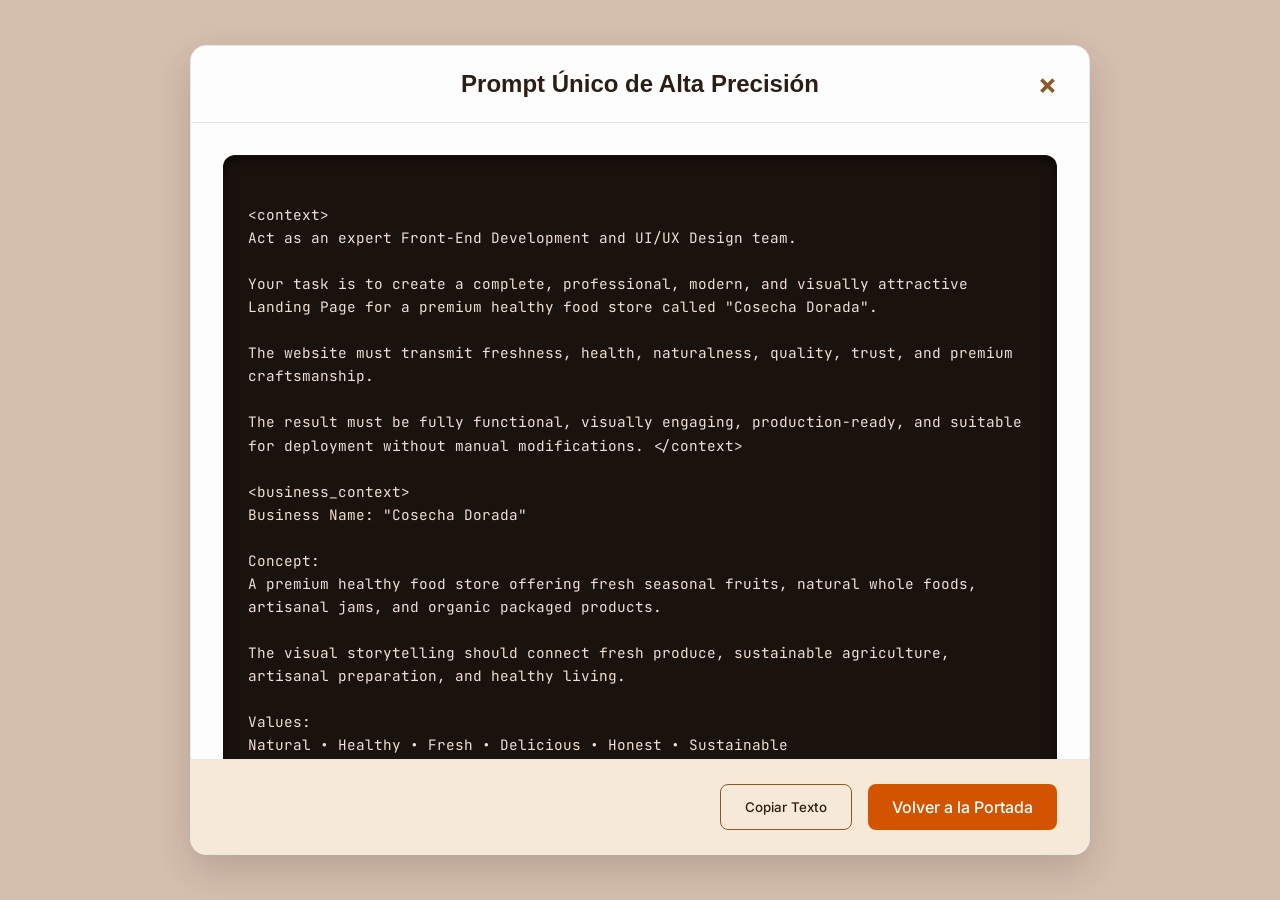
<file: prompt.html>
<!doctype html>
<html lang="es">
  <head>
    <meta charset="UTF-8" />
    <meta name="viewport" content="width=device-width, initial-scale=1.0" />
    <title>Prompt Maestro - Texto Plano</title>
    <link rel="preconnect" href="https://fonts.googleapis.com" />
    <link rel="preconnect" href="https://fonts.gstatic.com" crossorigin />
    <link
      href="https://fonts.googleapis.com/css2?family=Inter:wght@400;500;600&family=JetBrains+Mono&display=swap"
      rel="stylesheet"
    />
    <link rel="stylesheet" href="css/styles.css" />
  </head>
  <body class="prompt-layout">
    <div class="prompt-window">
      <div class="prompt-header">
        <h2>Prompt Único de Alta Precisión</h2>
        <a
          href="index.html"
          class="close-x"
          title="Volver a la Portada"
          aria-label="Volver a la Portada"
          >&times;</a
        >
      </div>

      <div class="prompt-body">
        <pre><code id="prompt-text">
&lt;context&gt;
Act as an expert Front-End Development and UI/UX Design team.

Your task is to create a complete, professional, modern, and visually attractive Landing Page for a premium healthy food store called "Cosecha Dorada".

The website must transmit freshness, health, naturalness, quality, trust, and premium craftsmanship.

The result must be fully functional, visually engaging, production-ready, and suitable for deployment without manual modifications. &lt;/context&gt;

&lt;business_context&gt;
Business Name: "Cosecha Dorada"

Concept:
A premium healthy food store offering fresh seasonal fruits, natural whole foods, artisanal jams, and organic packaged products.

The visual storytelling should connect fresh produce, sustainable agriculture, artisanal preparation, and healthy living.

Values:
Natural • Healthy • Fresh • Delicious • Honest • Sustainable

Target Audience:
Families, fitness enthusiasts, and health-conscious consumers seeking premium ingredients.

Tone of Voice:
Friendly, professional, inspiring, trustworthy, and authentic.
&lt;/business_context&gt;

&lt;branding&gt;
Create a custom textual logo for "Cosecha Dorada" using HTML/CSS.

The logo should feel like a real premium food brand and be elegantly integrated into both the header and footer.

Avoid generic placeholder-style logos or basic text treatments. &lt;/branding&gt;

&lt;language&gt;
Prompt instructions are written in English for clarity.

However, ALL user-facing content generated for the website MUST be written in Latin American Spanish (Español Latino), including:

* Navigation menus
* Headlines
* Subheadings
* Buttons
* Product names
* Product descriptions
* Testimonials
* Contact form labels
* Footer content
* SEO title
* Meta description
* Alt text

The generated HTML document MUST use:

&lt;html lang="es"&gt;

The only content that may remain in English is the image-generation prompt written inside HTML comments. &lt;/language&gt;

&lt;design_system&gt;
Style Direction:
Premium Organic Market with modern editorial influence.

The design should feel:
* Fresh and natural
* Warm and inviting
* Modern and premium
* Rich in visual depth
* Commercially polished
* Distinctive rather than template-like

Create a strong visual hierarchy and a memorable brand presence.
The page should not feel visually flat, repetitive, or monotonous.

Visual Design Guidelines:
* Use generous white space.
* Use subtle depth through shadows, layering, elevation, and composition.
* Use tasteful gradients where they improve atmosphere and visual hierarchy.
* Use modern rounded corners where appropriate.
* Use elegant visual contrast between sections.
* Some sections may use light backgrounds, while others may use richer warm tones, gradient backgrounds, darker accent backgrounds, or stronger visual treatments to create rhythm and separation.

The website should feel dynamic and visually engaging while remaining professional.

Avoid:
* Overly dark websites
* Excessive neon effects
* Excessive glassmorphism
* Heavy visual clutter
* Generic AI-generated layouts

Color Direction:
Primary Brand Colors:
* Orange #FF8C00
* Secondary Orange #F47A26
* Golden Accent #DFAF37
* Fresh Green #5FAF4A

These colors should guide the visual identity.
Additional complementary shades, gradient variations, highlights, shadows, overlays, and supporting colors may be introduced when they improve the overall design and remain consistent with the brand identity.

Typography:
Google Fonts:
Headings: Outfit (600–800)
Body: Inter (400–500)

The AI should determine appropriate font sizes, spacing, scale, and hierarchy to achieve excellent readability and modern visual impact.
&lt;/design_system&gt;

&lt;images&gt;
Use ONLY local image paths.
Do NOT use external URLs.
Do NOT generate SVG placeholders, dummy illustrations, temporary visual blocks, or replacement images.

Only use the provided image paths exactly as specified.

Hero Section:
* img/hero-fruits.jpg

About Section:
* img/about-store.jpg

Categories Section:
* img/products-display.jpg

Jam Section:
* img/artisanal-jam.jpg

Featured Products:
* Naranjas Frescas → img/product-orange.jpg
* Frutillas → img/product-strawberry.jpg
* Granola Orgánica → img/product-granola.jpg
* Mermelada Artesanal de Naranja → img/product-orange-jam.jpg

Each product card MUST display its assigned image.
Do NOT reuse product images.

Immediately AFTER each &lt;img&gt; tag include an HTML comment containing a highly detailed English image-generation prompt describing:
* Professional food photography
* Commercial advertising quality
* Premium grocery presentation
* Natural golden-hour lighting
* Realistic textures
* Fresh ingredients
* Warm atmosphere
* Consistent visual style
&lt;/images&gt;

&lt;required_sections&gt;
Create the following sections:

1. Header
   * Logo
   * Navigation menu
   * Sticky behavior
   * Mobile hamburger menu

2. Hero Section
   * Strong headline
   * Supporting subtitle
   * Primary conversion-oriented CTA button
   * Featured image

   The CTA should encourage user action and business engagement.

3. About Us

4. Product Categories
   * Fresh Fruits
   * Whole Foods
   * Packaged Products
   * Artisanal Jams

5. Featured Products
   MUST include:
   * Naranjas Frescas
   * Frutillas
   * Granola Orgánica
   * Mermelada Artesanal de Naranja

6. Why Choose Us

7. Testimonials

8. Newsletter

9. Contact Form
   * Front-end only

10. Footer
&lt;/required_sections&gt;

&lt;content&gt;
Generate all content automatically.
Write original, realistic, persuasive, and commercially credible content.

Do NOT use:
* Lorem Ipsum
* Placeholder names
* Generic filler text
* John Doe
* Sample Company

Use realistic customer names commonly used in Spanish-speaking countries.

Testimonials may include:
* Customer name
* Profession
* Occupation
* Role
* Relevant context
to increase realism and credibility. &lt;/content&gt;

&lt;visual_enhancements&gt;
Images should feel intentionally integrated into the design.
Use elegant framing techniques where appropriate:
* Refined image containers
* Soft shadows
* Subtle borders
* Layered compositions
* Premium presentation

Cards should feel interactive and modern.
Use:
* Hover elevation
* Shadow transitions
* Micro-interactions
* Subtle movement
* Visual depth

Avoid completely static-looking cards.
Use tasteful nature-inspired visual accents where appropriate.
&lt;/visual_enhancements&gt;

&lt;interactions_and_animations&gt;
Implement:
* Reveal on Scroll using IntersectionObserver
* Smooth transitions (300ms)
* Sticky header
* Mobile hamburger menu
* Hover effects
* Micro-interactions

Sections and cards should gracefully appear as the user scrolls.
Use subtle entrance animations such as Fade-in, Slide-up, or Staggered reveal.
&lt;/interactions_and_animations&gt;

&lt;responsive_design&gt;
Use a Mobile First approach.
Minimum breakpoints:
* Mobile: 320px+
* Tablet: 768px+
* Desktop: 1024px+
The layout must adapt correctly across all viewport sizes.
&lt;/responsive_design&gt;

&lt;accessibility_and_seo&gt;
* Associate every form field with a label
* Meet WCAG AA contrast requirements
* Support keyboard navigation
* Use semantic HTML5
* Use proper H1-H3 hierarchy
* Include SEO title
* Include meta description
&lt;/accessibility_and_seo&gt;

&lt;technical_constraints&gt;
Use ONLY:
* HTML5
* CSS3
* Vanilla JavaScript (ES6+)

Do NOT use:
* React
* Vue
* Angular
* Bootstrap
* Tailwind
* jQuery
* TypeScript
* External icon libraries

Use inline SVG when icons are required.
&lt;/technical_constraints&gt;

&lt;output_format&gt;
Return EXACTLY three complete code blocks in this order:
1. index.html
2. styles.css
3. main.js

The HTML file MUST reference:
&lt;link rel="stylesheet" href="styles.css"&gt;
&lt;script src="main.js" defer&gt;&lt;/script&gt;

Do NOT embed CSS inside &lt;style&gt; tags.
Do NOT embed JavaScript inside &lt;script&gt; tags within index.html.
Do not return any text before, between, or after the code blocks.
Provide complete production-ready code.
&lt;/output_format&gt;

&lt;acceptance_criteria&gt;
The solution is considered correct ONLY if:
✓ Header exists
✓ Hero section exists
✓ About section exists
✓ Categories section exists
✓ Featured products section exists
✓ Testimonials section exists
✓ Newsletter section exists
✓ Contact section exists
✓ Footer exists
✓ Responsive design is implemented
✓ Images use local paths only
✓ Content is realistic and written in Latin American Spanish
✓ No placeholder content remains
✓ Code is complete and functional
✓ Design demonstrates visual hierarchy, depth, and section contrast
&lt;/acceptance_criteria&gt;

&lt;verification&gt;
Before returning the final answer:
1. Verify all acceptance criteria are satisfied.
2. Verify all visible content is written in Latin American Spanish.
3. Verify no placeholder content remains.
4. Verify visual depth and section contrast are present.
5. Verify the design feels like a real premium brand rather than a generic template.
6. Verify code quality, responsiveness, accessibility, and consistency.

If anything is missing or can be improved, fix it automatically.
Return ONLY the final validated solution. &lt;/verification&gt;
</code></pre>
      </div>

      <div class="prompt-footer">
        <button class="btn-copy" onclick="copyToClipboard()">
          Copiar Texto
        </button>
        <a href="index.html" class="btn-return">Volver a la Portada</a>
      </div>
    </div>

    <script>
      function copyToClipboard() {
        const text = document.getElementById("prompt-text").innerText;
        navigator.clipboard.writeText(text).then(() => {
          const btn = document.querySelector(".btn-copy");
          btn.innerText = "¡Copiado!";
          btn.style.backgroundColor = "#27c93f";
          btn.style.color = "#fff";
          setTimeout(() => {
            btn.innerText = "Copiar Texto";
            btn.style.backgroundColor = "transparent";
            btn.style.color = "#58a6ff";
          }, 2000);
        });
      }
    </script>
  </body>
</html>
</file>
<file: css/styles.css>
:root {
  --bg-color: #d5bfaf;
  --bg-card: #f6e9d7;
  --surface: #fdfdfd;
  --primary: #d35400;
  --primary-hover: #a04000;
  --secondary: #3a5f43;
  --secondary-hover: #26422d;
  --text-main: #2c1e16;
  --text-muted: #8b5a2b;
  --border: #e5e7eb;
  --code-bg: #1a120d;
  --code-text: #f0dfd1;
}

* {
  box-sizing: border-box;
  margin: 0;
  padding: 0;
}

/* ====================================
   ESTILOS PARA LA PORTADA (index.html)
   ==================================== */

body {
  font-family: "Inter", sans-serif;
  background-color: var(--bg-color);
  color: var(--text-main);
  display: flex;
  justify-content: center;
  align-items: center;
  min-height: 100vh;
  padding: 2rem;
}

.container {
  max-width: 850px;
  width: 100%;
  background: var(--surface);
  padding: 3.5rem;
  border-radius: 16px;
  box-shadow: 0 12px 30px rgba(44, 30, 22, 0.08);
  border: 1px solid var(--border);
}

.brand-header {
  text-align: center;
  margin-bottom: 3rem;
}

.brand-tag {
  display: inline-block;
  font-size: 0.8rem;
  font-weight: 600;
  text-transform: uppercase;
  letter-spacing: 0.1em;
  color: var(--primary);
  margin-bottom: 0.5rem;
}

h1 {
  font-family: "Outfit", sans-serif;
  font-size: 2.5rem;
  color: var(--text-main);
  margin-bottom: 0.5rem;
}

p.subtitle {
  color: var(--text-muted);
  font-size: 1.1rem;
  max-width: 600px;
  margin: 0 auto;
}

.grid {
  display: grid;
  grid-template-columns: repeat(auto-fit, minmax(300px, 1fr));
  gap: 1.5rem;
  margin-bottom: 2.5rem;
}

.agent-card {
  border: 1px solid var(--border);
  border-radius: 12px;
  padding: 2.5rem 2rem;
  text-align: center;
  transition: all 0.3s ease;
  background: var(--bg-card);
}

.agent-card:hover {
  transform: translateY(-6px);
  border-color: var(--primary);
  box-shadow: 0 15px 30px rgba(211, 84, 0, 0.12);
}

h2 {
  font-family: "Outfit", sans-serif;
  font-size: 1.5rem;
  margin-bottom: 0.5rem;
  color: var(--text-main);
}

.agent-model {
  color: var(--text-muted);
  font-size: 0.9rem;
  margin-bottom: 1.5rem;
}

.btn {
  display: inline-block;
  background-color: var(--primary);
  color: white;
  text-decoration: none;
  padding: 0.8rem 1.5rem;
  border-radius: 8px;
  font-weight: 500;
  transition:
    background-color 0.2s,
    transform 0.2s;
  width: 100%;
}

.btn:hover {
  background-color: var(--primary-hover);
}

.btn-alt {
  background-color: var(--secondary);
}

.btn-alt:hover {
  background-color: var(--secondary-hover);
}

.prompt-section {
  border-top: 1px solid var(--border);
  padding-top: 2.5rem;
  text-align: center;
}

.prompt-text {
  color: var(--text-muted);
  margin-bottom: 1rem;
}

.btn-outline {
  background-color: transparent;
  color: var(--text-main);
  border: 1px solid var(--text-muted);
  margin-top: 1rem;
  width: auto;
  padding: 0.8rem 2.5rem;
  border-radius: 8px;
  font-weight: 400;
  transition: all 0.3s ease;
}

.btn-outline:hover {
  border-color: var(--primary);
  color: var(--primary);
  background-color: rgba(211, 84, 0, 0.05);
  transform: translateY(-2px);
}

/* =================================================
   ESTILOS PARA LA VENTANA DEL PROMPT (prompt.html)
   ================================================= */

.prompt-layout {
  background-color: var(--bg-color);
  display: flex;
  justify-content: center;
  align-items: center;
  min-height: 100vh;
  margin: 0;
  padding: 2rem;
  font-family: "Inter", sans-serif;
}

.prompt-window {
  background-color: var(--surface);
  border: 1px solid var(--border);
  border-radius: 16px;
  width: 100%;
  max-width: 900px;
  max-height: 90vh;
  display: flex;
  flex-direction: column;
  box-shadow: 0 15px 40px rgba(44, 30, 22, 0.18);
  overflow: hidden;
}

.prompt-header {
  display: flex;
  justify-content: center;
  align-items: center;
  padding: 1.5rem 2rem;
  border-bottom: 1px solid var(--border);
  background-color: var(--surface);
  position: relative;
}

.prompt-header h2 {
  font-family: "Outfit", sans-serif;
  color: var(--text-main);
  font-size: 1.5rem;
  font-weight: 600;
  margin: 0;
  text-align: center;
}

.close-x {
  position: absolute;
  right: 2rem;
  color: var(--text-muted);
  font-size: 1.8rem;
  text-decoration: none;
  font-weight: bold;
  transition: color 0.2s ease;
  line-height: 1;
}

.close-x:hover {
  color: var(--primary);
}

.prompt-body {
  padding: 2rem;
  overflow-y: auto;
  background-color: var(--surface);
}

/* contenedor del texto plano */
.prompt-body pre {
  background-color: var(--code-bg);
  padding: 1.5rem;
  border-radius: 12px;
  margin: 0;
  border: 1px solid rgba(0, 0, 0, 0.2);
  box-shadow: inset 0 4px 10px rgba(0, 0, 0, 0.5);
  overflow-x: auto;
}

.prompt-body #prompt-text {
  font-family: "JetBrains Mono", "Consolas", monospace;
  color: var(--code-text);
  font-size: 0.9rem;
  line-height: 1.6;
  white-space: pre-wrap;
  display: block;
}

.prompt-footer {
  display: flex;
  justify-content: flex-end;
  gap: 1rem;
  padding: 1.5rem 2rem;
  border-top: 1px solid var(--border);
  background-color: var(--bg-card);
}

.btn-copy {
  background-color: transparent;
  color: var(--text-main);
  border: 1px solid var(--text-muted);
  padding: 0.8rem 1.5rem;
  border-radius: 8px;
  font-weight: 500;
  cursor: pointer;
  transition: all 0.3s ease;
  font-family: "Inter", sans-serif;
}

.btn-copy:hover {
  border-color: var(--primary);
  color: var(--primary);
  background-color: rgba(211, 84, 0, 0.05);
  transform: translateY(-2px);
}

.btn-return {
  background-color: var(--primary);
  color: white;
  text-decoration: none;
  padding: 0.8rem 1.5rem;
  border-radius: 8px;
  font-weight: 500;
  display: inline-flex;
  align-items: center;
  transition:
    background-color 0.2s,
    transform 0.2s;
  font-family: "Inter", sans-serif;
}

.btn-return:hover {
  background-color: var(--primary-hover);
  transform: translateY(-2px);
}
</file>
<file: agente1-openai/styles.css>
:root {
  --orange: #ff8c00;
  --orange-deep: #f47a26;
  --gold: #dfaf37;
  --green: #5faf4a;
  --green-deep: #2f6f3e;
  --ink: #1f2a1f;
  --muted: #65705e;
  --cream: #fff8ea;
  --paper: #fffdf7;
  --clay: #8d4d28;
  --line: rgba(83, 91, 65, 0.16);
  --shadow: 0 22px 60px rgba(75, 48, 18, 0.16);
  --radius: 8px;
  --header-height: 76px;
}

* {
  box-sizing: border-box;
}

html {
  scroll-behavior: smooth;
}

body {
  margin: 0;
  font-family: "Inter", system-ui, sans-serif;
  color: var(--ink);
  background: var(--paper);
  line-height: 1.6;
}

img {
  display: block;
  width: 100%;
  height: auto;
}

a {
  color: inherit;
  text-decoration: none;
}

button,
input,
textarea {
  font: inherit;
}

button,
a,
input,
textarea {
  outline-offset: 4px;
}

:focus-visible {
  outline: 3px solid rgba(95, 175, 74, 0.85);
}

.skip-link {
  position: fixed;
  top: 12px;
  left: 12px;
  z-index: 1000;
  padding: 10px 14px;
  color: #fff;
  background: var(--green-deep);
  transform: translateY(-160%);
  transition: transform 300ms ease;
}

.skip-link:focus {
  transform: translateY(0);
}

.sr-only {
  position: absolute;
  width: 1px;
  height: 1px;
  padding: 0;
  margin: -1px;
  overflow: hidden;
  clip: rect(0, 0, 0, 0);
  white-space: nowrap;
  border: 0;
}

.shell {
  width: min(1120px, calc(100% - 32px));
  margin-inline: auto;
}

.section {
  padding: 82px 0;
  overflow: hidden;
}

.site-header {
  position: sticky;
  top: 0;
  z-index: 100;
  height: var(--header-height);
  background: rgba(255, 253, 247, 0.88);
  border-bottom: 1px solid rgba(223, 175, 55, 0.18);
  backdrop-filter: blur(18px);
  transition:
    box-shadow 300ms ease,
    background 300ms ease;
}

.site-header.is-scrolled {
  background: rgba(255, 253, 247, 0.96);
  box-shadow: 0 12px 30px rgba(67, 50, 18, 0.12);
}

.nav {
  height: 100%;
  display: flex;
  align-items: center;
  justify-content: space-between;
  gap: 18px;
}

.brand {
  display: inline-flex;
  align-items: center;
  gap: 12px;
  min-width: 0;
}

.brand-mark {
  display: grid;
  place-items: center;
  width: 48px;
  aspect-ratio: 1;
  color: #fff;
  font-family: "Outfit", sans-serif;
  font-weight: 800;
  background:
    radial-gradient(
      circle at 30% 25%,
      rgba(255, 255, 255, 0.36),
      transparent 26%
    ),
    linear-gradient(135deg, var(--orange), var(--gold) 50%, var(--green));
  border: 2px solid rgba(255, 255, 255, 0.85);
  border-radius: 50%;
  box-shadow: 0 10px 24px rgba(244, 122, 38, 0.28);
}

.brand-copy {
  display: grid;
  line-height: 1.05;
}

.brand-copy strong {
  font-family: "Outfit", sans-serif;
  font-size: 1.05rem;
  letter-spacing: 0;
}

.brand-copy small {
  margin-top: 4px;
  color: var(--muted);
  font-size: 0.76rem;
  font-weight: 700;
  text-transform: uppercase;
}

.nav-toggle {
  position: relative;
  z-index: 110;
  display: grid;
  gap: 5px;
  width: 44px;
  height: 44px;
  padding: 11px;
  border: 1px solid var(--line);
  background: #fffaf0;
  border-radius: var(--radius);
  cursor: pointer;
}

.nav-toggle span:not(.sr-only) {
  display: block;
  width: 100%;
  height: 2px;
  background: var(--ink);
  transition:
    transform 300ms ease,
    opacity 300ms ease;
}

.nav-toggle[aria-expanded="true"] span:nth-child(2) {
  transform: translateY(7px) rotate(45deg);
}

.nav-toggle[aria-expanded="true"] span:nth-child(3) {
  opacity: 0;
}

.nav-toggle[aria-expanded="true"] span:nth-child(4) {
  transform: translateY(-7px) rotate(-45deg);
}

.nav-menu {
  position: fixed;
  inset: var(--header-height) 16px auto;
  display: grid;
  gap: 8px;
  padding: 18px;
  background: rgba(255, 253, 247, 0.98);
  border: 1px solid var(--line);
  border-radius: var(--radius);
  box-shadow: var(--shadow);
  transform: translateY(-12px);
  opacity: 0;
  pointer-events: none;
  transition:
    transform 300ms ease,
    opacity 300ms ease;
}

.nav-menu.is-open {
  transform: translateY(0);
  opacity: 1;
  pointer-events: auto;
}

.nav-menu a {
  padding: 12px 14px;
  color: #33402f;
  font-weight: 700;
  border-radius: var(--radius);
  transition:
    color 300ms ease,
    background 300ms ease;
}

.nav-menu a:hover {
  color: var(--green-deep);
  background: rgba(95, 175, 74, 0.1);
}

.hero {
  position: relative;
  min-height: calc(100vh - var(--header-height));
  display: grid;
  align-items: center;
  padding-top: 64px;
  background: linear-gradient(
    115deg,
    rgba(255, 248, 234, 0.98) 0%,
    rgba(255, 250, 240, 0.96) 46%,
    rgba(240, 247, 226, 0.98) 100%
  );
}

.hero::before,
.hero::after {
  content: "";
  position: absolute;
  border-radius: 999px;
  pointer-events: none;
}

.hero::before {
  width: 260px;
  height: 260px;
  right: -80px;
  top: 110px;
  background: rgba(255, 140, 0, 0.14);
  filter: blur(6px);
}

.hero::after {
  width: 180px;
  height: 180px;
  left: -70px;
  bottom: 80px;
  background: rgba(95, 175, 74, 0.14);
  filter: blur(5px);
}

.hero-grid {
  position: relative;
  z-index: 1;
  display: grid;
  gap: 44px;
}

.eyebrow {
  margin: 0 0 12px;
  color: var(--green-deep);
  font-size: 0.78rem;
  font-weight: 800;
  letter-spacing: 0.08em;
  text-transform: uppercase;
}

h1,
h2,
h3 {
  margin: 0;
  font-family: "Outfit", sans-serif;
  line-height: 1.05;
  letter-spacing: 0;
}

h1 {
  max-width: 760px;
  font-size: clamp(2.55rem, 11vw, 4.9rem);
}

h2 {
  font-size: clamp(2rem, 7vw, 3.3rem);
}

h3 {
  font-size: 1.25rem;
}

p {
  margin: 0;
}

.hero-text,
.section-copy p,
.newsletter-box p {
  color: var(--muted);
  font-size: 1.02rem;
}

.hero-text {
  max-width: 610px;
  margin-top: 22px;
}

.hero-actions {
  display: flex;
  flex-wrap: wrap;
  gap: 14px;
  margin-top: 30px;
}

.btn {
  display: inline-flex;
  align-items: center;
  justify-content: center;
  min-height: 48px;
  padding: 13px 20px;
  border: 1px solid transparent;
  border-radius: var(--radius);
  font-weight: 800;
  transition:
    transform 300ms ease,
    box-shadow 300ms ease,
    background 300ms ease;
  cursor: pointer;
}

.btn:hover {
  transform: translateY(-2px);
}

.btn-primary {
  color: #fff;
  background: linear-gradient(135deg, var(--orange), var(--orange-deep));
  box-shadow: 0 14px 30px rgba(244, 122, 38, 0.28);
}

.btn-primary:hover {
  box-shadow: 0 18px 38px rgba(244, 122, 38, 0.36);
}

.btn-secondary {
  color: var(--green-deep);
  background: #fff;
  border-color: rgba(95, 175, 74, 0.28);
}

.hero-proof {
  display: grid;
  gap: 10px;
  margin-top: 28px;
  color: #4f5c49;
  font-size: 0.92rem;
}

.hero-proof span {
  display: inline-flex;
  align-items: center;
  gap: 8px;
}

.hero-proof strong {
  color: var(--clay);
  font-family: "Outfit", sans-serif;
  font-size: 1.2rem;
}

.hero-media,
.framed-image,
.category-image {
  position: relative;
}

.hero-media img,
.framed-image img,
.category-image img {
  aspect-ratio: 4 / 3;
  object-fit: cover;
  border: 1px solid rgba(255, 255, 255, 0.8);
  border-radius: var(--radius);
  box-shadow: var(--shadow);
}

.hero-media::before,
.framed-image::before,
.category-image::before {
  content: "";
  position: absolute;
  inset: 18px -12px -12px 18px;
  z-index: -1;
  border-radius: var(--radius);
  background: linear-gradient(
    135deg,
    rgba(223, 175, 55, 0.55),
    rgba(95, 175, 74, 0.24)
  );
}

.floating-note {
  position: absolute;
  right: 18px;
  bottom: 18px;
  padding: 12px 14px;
  color: #fff;
  font-weight: 800;
  background: rgba(47, 111, 62, 0.88);
  border: 1px solid rgba(255, 255, 255, 0.24);
  border-radius: var(--radius);
  box-shadow: 0 16px 36px rgba(22, 58, 31, 0.24);
}

.about {
  background: #fffdf7;
}

.about-grid,
.jam-grid,
.contact-grid {
  display: grid;
  gap: 44px;
  align-items: center;
}

.section-copy {
  display: grid;
  gap: 18px;
}

.categories {
  background: linear-gradient(
    180deg,
    rgba(255, 248, 234, 0.9),
    rgba(236, 245, 224, 0.72)
  );
}

.section-heading {
  max-width: 760px;
  margin-bottom: 34px;
}

.category-layout {
  display: grid;
  gap: 28px;
}

.category-cards,
.product-grid,
.reason-grid,
.testimonial-grid {
  display: grid;
  gap: 18px;
}

.feature-card,
.product-card,
.reason,
.testimonial,
.contact-form,
.newsletter-box {
  border: 1px solid var(--line);
  border-radius: var(--radius);
  background: rgba(255, 253, 247, 0.94);
  box-shadow: 0 14px 36px rgba(75, 48, 18, 0.08);
}

.feature-card,
.reason,
.testimonial {
  padding: 22px;
  transition:
    transform 300ms ease,
    box-shadow 300ms ease,
    border-color 300ms ease;
}

.feature-card:hover,
.reason:hover,
.testimonial:hover,
.product-card:hover {
  transform: translateY(-6px);
  border-color: rgba(223, 175, 55, 0.42);
  box-shadow: 0 22px 48px rgba(75, 48, 18, 0.14);
}

.feature-card p,
.reason p,
.testimonial p,
.product-body p {
  color: var(--muted);
}

.icon {
  display: grid;
  place-items: center;
  width: 42px;
  aspect-ratio: 1;
  margin-bottom: 16px;
  color: #fff;
  font-family: "Outfit", sans-serif;
  font-weight: 800;
  background: linear-gradient(135deg, var(--green), var(--gold));
  border-radius: 50%;
}

.jam-story {
  color: #fff;
  background:
    linear-gradient(135deg, rgba(47, 111, 62, 0.98), rgba(117, 74, 38, 0.96)),
    #2f6f3e;
}

.jam-story .eyebrow,
.jam-story .section-copy p,
.jam-story .text-link {
  color: #fff6da;
}

.text-link {
  width: fit-content;
  font-weight: 800;
  border-bottom: 2px solid currentColor;
}

.products {
  background: #fffdf7;
}

.product-card {
  overflow: hidden;
  transition:
    transform 300ms ease,
    box-shadow 300ms ease,
    border-color 300ms ease;
}

.product-card img {
  aspect-ratio: 1.12 / 1;
  object-fit: cover;
}

.product-body {
  display: grid;
  gap: 10px;
  padding: 20px;
}

.tag {
  width: fit-content;
  padding: 5px 10px;
  color: var(--green-deep);
  font-size: 0.76rem;
  font-weight: 800;
  background: rgba(95, 175, 74, 0.13);
  border-radius: 999px;
}

.product-body strong {
  color: var(--clay);
  font-family: "Outfit", sans-serif;
  font-size: 1.12rem;
}

.reasons {
  background: linear-gradient(
    180deg,
    rgba(255, 248, 234, 0.88),
    rgba(255, 253, 247, 1)
  );
}

.reason {
  position: relative;
  padding-top: 54px;
}

.reason::before {
  content: "";
  position: absolute;
  top: 22px;
  left: 22px;
  width: 44px;
  height: 16px;
  background:
    radial-gradient(ellipse at 30% 50%, var(--green) 0 34%, transparent 36%),
    radial-gradient(ellipse at 70% 50%, var(--gold) 0 34%, transparent 36%);
}

.testimonials {
  background: #f7efe1;
}

.testimonial {
  display: grid;
  gap: 18px;
}

.testimonial p {
  font-size: 1rem;
}

.testimonial strong,
.testimonial span {
  display: block;
}

.testimonial span {
  color: var(--muted);
  font-size: 0.92rem;
}

.newsletter {
  padding-block: 58px;
  background:
    linear-gradient(135deg, rgba(255, 140, 0, 0.18), rgba(95, 175, 74, 0.2)),
    #fff8ea;
}

.newsletter-box {
  display: grid;
  gap: 28px;
  padding: 26px;
  background: linear-gradient(135deg, #fffdf7, #fff5dd);
}

.newsletter-form,
.contact-form {
  display: grid;
  gap: 14px;
}

.inline-field {
  display: grid;
  gap: 10px;
}

.field {
  display: grid;
  gap: 7px;
}

label {
  color: #33402f;
  font-weight: 800;
}

input,
textarea {
  width: 100%;
  min-height: 48px;
  padding: 12px 14px;
  color: var(--ink);
  background: #fff;
  border: 1px solid rgba(101, 112, 94, 0.28);
  border-radius: var(--radius);
  transition:
    border-color 300ms ease,
    box-shadow 300ms ease;
}

textarea {
  resize: vertical;
}

input:focus,
textarea:focus {
  border-color: var(--green);
  box-shadow: 0 0 0 4px rgba(95, 175, 74, 0.14);
}

input.is-invalid,
textarea.is-invalid {
  border-color: #b42318;
}

.form-message {
  min-height: 24px;
  color: var(--green-deep);
  font-weight: 700;
}

.form-message.is-error {
  color: #b42318;
}

.contact-list {
  display: grid;
  gap: 10px;
  padding: 0;
  margin: 8px 0 0;
  list-style: none;
  color: var(--muted);
}

.contact-list li {
  position: relative;
  padding-left: 24px;
}

.contact-list li::before {
  content: "";
  position: absolute;
  left: 0;
  top: 0.66em;
  width: 10px;
  height: 10px;
  background: var(--gold);
  border-radius: 50%;
}

.contact-form {
  padding: 22px;
}

.site-footer {
  padding: 42px 0;
  color: #fff7df;
  background: #25361f;
}

.footer-grid {
  display: grid;
  gap: 24px;
}

.footer-brand .brand-copy small {
  color: #e6d8a5;
}

.footer-links,
.social-links {
  display: flex;
  flex-wrap: wrap;
  gap: 14px 20px;
}

.footer-links a,
.social-links a {
  color: #fff7df;
  font-weight: 700;
}

.site-footer p {
  color: #d9cfae;
}

.reveal {
  opacity: 0;
  transform: translateY(22px);
  transition:
    opacity 650ms ease,
    transform 650ms ease;
}

.reveal.is-visible {
  opacity: 1;
  transform: translateY(0);
}

.delay-1 {
  transition-delay: 90ms;
}

.delay-2 {
  transition-delay: 160ms;
}

.delay-3 {
  transition-delay: 230ms;
}

.delay-4 {
  transition-delay: 300ms;
}

@media (prefers-reduced-motion: reduce) {
  *,
  *::before,
  *::after {
    scroll-behavior: auto !important;
    transition-duration: 0.01ms !important;
    animation-duration: 0.01ms !important;
    animation-iteration-count: 1 !important;
  }

  .reveal {
    opacity: 1;
    transform: none;
  }
}

@media (min-width: 560px) {
  .hero-proof {
    grid-template-columns: repeat(3, max-content);
  }

  .inline-field {
    grid-template-columns: 1fr auto;
    align-items: end;
  }
}

@media (min-width: 768px) {
  .section {
    padding: 104px 0;
  }

  .hero-grid,
  .about-grid,
  .jam-grid,
  .contact-grid {
    grid-template-columns: 1fr 0.88fr;
  }

  .about-grid,
  .jam-grid {
    gap: 64px;
  }

  .category-layout {
    grid-template-columns: 0.95fr 1.05fr;
    align-items: stretch;
  }

  .category-cards,
  .product-grid,
  .reason-grid,
  .testimonial-grid {
    grid-template-columns: repeat(2, minmax(0, 1fr));
  }

  .newsletter-box {
    grid-template-columns: 0.9fr 1fr;
    align-items: center;
    padding: 34px;
  }

  .footer-grid {
    grid-template-columns: 1.1fr 1fr 1fr;
    align-items: start;
  }

  .site-footer p {
    grid-column: 1 / -1;
  }
}

@media (min-width: 1024px) {
  .nav-toggle {
    display: none;
  }

  .nav-menu {
    position: static;
    display: flex;
    align-items: center;
    gap: 4px;
    padding: 0;
    background: transparent;
    border: 0;
    box-shadow: none;
    transform: none;
    opacity: 1;
    pointer-events: auto;
  }

  .hero-grid {
    grid-template-columns: 0.98fr 1.02fr;
    align-items: center;
  }

  .hero {
    padding-block: 86px;
  }

  .product-grid,
  .reason-grid {
    grid-template-columns: repeat(4, minmax(0, 1fr));
  }

  .testimonial-grid {
    grid-template-columns: repeat(3, minmax(0, 1fr));
  }

  .contact-form {
    padding: 30px;
  }
}
</file>
<file: agente2-cursor/styles.css>
/* ========================================
   Cosecha Dorada — Design System
   ======================================== */

:root {
  --color-primary: #ff8c00;
  --color-secondary: #f47a26;
  --color-golden: #dfaf37;
  --color-green: #5faf4a;
  --color-green-dark: #3d8b32;
  --color-bg: #fff8f0;
  --color-section: #ffffff;
  --color-warm: #fff3e6;
  --color-dark: #1e2a1a;
  --color-dark-soft: #2a3824;
  --color-text: #2b2b2b;
  --color-text-secondary: #5c5c5c;
  --color-border: #e8e0d4;
  --color-shadow: rgba(43, 43, 43, 0.08);
  --color-shadow-hover: rgba(43, 43, 43, 0.16);
  --color-error: #c0392b;

  --font-heading: "Outfit", sans-serif;
  --font-body: "Inter", sans-serif;

  --radius-sm: 8px;
  --radius-md: 14px;
  --radius-lg: 22px;
  --radius-full: 9999px;

  --transition: 300ms ease;
  --header-height: 72px;

  --container-max: 1200px;
  --container-padding: 1.25rem;
}

/* ========================================
   Reset & Base
   ======================================== */

*,
*::before,
*::after {
  box-sizing: border-box;
  margin: 0;
  padding: 0;
}

html {
  scroll-behavior: smooth;
  scroll-padding-top: var(--header-height);
}

body {
  font-family: var(--font-body);
  font-size: 1rem;
  font-weight: 400;
  line-height: 1.6;
  color: var(--color-text);
  background-color: var(--color-bg);
  -webkit-font-smoothing: antialiased;
  -moz-osx-font-smoothing: grayscale;
  overflow-x: hidden;
}

img {
  display: block;
  max-width: 100%;
  height: auto;
}

a {
  color: inherit;
  text-decoration: none;
  transition: color var(--transition);
}

ul {
  list-style: none;
}

button,
input,
textarea {
  font-family: inherit;
  font-size: inherit;
}

/* ========================================
   Utilities
   ======================================== */

.container {
  width: 100%;
  max-width: var(--container-max);
  margin-inline: auto;
  padding-inline: var(--container-padding);
}

.visually-hidden {
  position: absolute;
  width: 1px;
  height: 1px;
  padding: 0;
  margin: -1px;
  overflow: hidden;
  clip: rect(0, 0, 0, 0);
  white-space: nowrap;
  border: 0;
}

.skip-link {
  position: absolute;
  top: -100%;
  left: 1rem;
  z-index: 10000;
  padding: 0.75rem 1.25rem;
  background: var(--color-primary);
  color: #fff;
  font-weight: 500;
  border-radius: var(--radius-sm);
  transition: top var(--transition);
}

.skip-link:focus {
  top: 1rem;
  outline: 2px solid var(--color-green);
  outline-offset: 2px;
}

/* ========================================
   Decorative Accents
   ======================================== */

.page-accent {
  position: fixed;
  inset: 0;
  pointer-events: none;
  z-index: 0;
  overflow: hidden;
}

.page-accent__leaf {
  position: absolute;
  color: var(--color-green);
}

.page-accent__leaf--1 {
  top: 8%;
  right: -2%;
  width: 120px;
  transform: rotate(25deg);
}

.page-accent__leaf--2 {
  bottom: 30%;
  left: -3%;
  width: 90px;
  transform: rotate(-15deg);
}

/* ========================================
   Reveal on Scroll
   ======================================== */

.reveal {
  opacity: 0;
  transform: translateY(28px);
  transition:
    opacity 600ms ease,
    transform 600ms ease;
}

.reveal.is-visible {
  opacity: 1;
  transform: translateY(0);
}

.reveal--delay {
  transition-delay: 120ms;
}

.reveal--delay-2 {
  transition-delay: 240ms;
}

.reveal--delay-3 {
  transition-delay: 360ms;
}

/* ========================================
   Logo
   ======================================== */

.logo {
  display: inline-flex;
  align-items: center;
  gap: 0.625rem;
  flex-shrink: 0;
  position: relative;
  z-index: 1;
}

.logo__mark {
  display: flex;
  align-items: center;
  justify-content: center;
  width: 42px;
  height: 42px;
  flex-shrink: 0;
}

.logo__mark svg {
  width: 100%;
  height: 100%;
}

.logo__text {
  display: flex;
  flex-direction: column;
  line-height: 1.05;
}

.logo__name {
  font-family: var(--font-heading);
  font-size: 1.2rem;
  font-weight: 800;
  letter-spacing: -0.03em;
  color: var(--color-text);
}

.logo__accent {
  font-family: var(--font-heading);
  font-size: 0.75rem;
  font-weight: 600;
  letter-spacing: 0.18em;
  text-transform: uppercase;
  background: linear-gradient(90deg, var(--color-primary), var(--color-golden));
  -webkit-background-clip: text;
  background-clip: text;
  -webkit-text-fill-color: transparent;
}

.logo--footer .logo__name {
  color: #fff;
  -webkit-text-fill-color: #fff;
}

.logo--footer .logo__accent {
  background: linear-gradient(90deg, var(--color-golden), var(--color-primary));
  -webkit-background-clip: text;
  background-clip: text;
  -webkit-text-fill-color: transparent;
}

/* ========================================
   Buttons
   ======================================== */

.btn {
  display: inline-flex;
  align-items: center;
  justify-content: center;
  padding: 0.875rem 1.75rem;
  font-family: var(--font-heading);
  font-size: 0.9375rem;
  font-weight: 600;
  line-height: 1;
  border: 2px solid transparent;
  border-radius: var(--radius-full);
  cursor: pointer;
  transition:
    background-color var(--transition),
    color var(--transition),
    border-color var(--transition),
    transform var(--transition),
    box-shadow var(--transition);
}

.btn:focus-visible {
  outline: 2px solid var(--color-green);
  outline-offset: 3px;
}

.btn--primary {
  background: linear-gradient(
    135deg,
    var(--color-primary) 0%,
    var(--color-secondary) 100%
  );
  color: #fff;
  box-shadow: 0 4px 14px rgba(255, 140, 0, 0.25);
}

.btn--primary:hover {
  transform: translateY(-2px);
  box-shadow: 0 8px 24px rgba(255, 140, 0, 0.38);
}

.btn--secondary {
  background-color: transparent;
  color: var(--color-primary);
  border-color: var(--color-primary);
}

.btn--secondary:hover {
  background-color: var(--color-primary);
  color: #fff;
}

.btn--ghost {
  background-color: transparent;
  color: var(--color-text);
  border-color: var(--color-border);
}

.btn--ghost:hover {
  border-color: var(--color-green);
  color: var(--color-green-dark);
  background-color: rgba(95, 175, 74, 0.06);
}

/* ========================================
   Section Shared
   ======================================== */

.section {
  padding-block: 4.5rem;
  position: relative;
  z-index: 1;
}

.section--alt {
  background-color: var(--color-section);
}

.section--warm {
  background: linear-gradient(
    180deg,
    var(--color-warm) 0%,
    var(--color-bg) 100%
  );
}

.section--dark {
  background: linear-gradient(
    145deg,
    var(--color-dark) 0%,
    var(--color-dark-soft) 60%,
    #1a2418 100%
  );
  color: rgba(255, 255, 255, 0.9);
}

.section__header {
  text-align: center;
  max-width: 640px;
  margin-inline: auto;
  margin-bottom: 3rem;
}

.section__header--light .section__title--light {
  color: #fff;
}

.section__eyebrow {
  display: inline-block;
  font-family: var(--font-heading);
  font-size: 0.8125rem;
  font-weight: 600;
  letter-spacing: 0.1em;
  text-transform: uppercase;
  color: var(--color-green-dark);
  margin-bottom: 0.75rem;
}

.section__eyebrow--light {
  color: var(--color-golden);
}

.section__title {
  font-family: var(--font-heading);
  font-size: clamp(1.75rem, 4vw, 2.625rem);
  font-weight: 700;
  line-height: 1.2;
  color: var(--color-text);
  margin-bottom: 1rem;
}

.section__subtitle {
  font-size: 1.0625rem;
  color: var(--color-text-secondary);
  line-height: 1.7;
}

.section__subtitle--light {
  color: rgba(255, 255, 255, 0.72);
}

/* ========================================
   Header
   ======================================== */

.header {
  position: sticky;
  top: 0;
  z-index: 1000;
  background-color: rgba(255, 248, 240, 0.92);
  backdrop-filter: blur(10px);
  -webkit-backdrop-filter: blur(10px);
  border-bottom: 1px solid transparent;
  transition:
    box-shadow var(--transition),
    border-color var(--transition),
    background-color var(--transition);
}

.header.is-scrolled {
  box-shadow: 0 4px 24px var(--color-shadow);
  border-bottom-color: var(--color-border);
  background-color: rgba(255, 248, 240, 0.98);
}

.header__inner {
  display: flex;
  align-items: center;
  justify-content: space-between;
  height: var(--header-height);
  gap: 1rem;
}

.nav-toggle {
  display: flex;
  flex-direction: column;
  justify-content: center;
  gap: 5px;
  width: 44px;
  height: 44px;
  padding: 8px;
  background: none;
  border: none;
  cursor: pointer;
  z-index: 1001;
}

.nav-toggle:focus-visible {
  outline: 2px solid var(--color-green);
  outline-offset: 2px;
  border-radius: var(--radius-sm);
}

.nav-toggle__bar {
  display: block;
  width: 100%;
  height: 2px;
  background-color: var(--color-text);
  border-radius: 2px;
  transition:
    transform var(--transition),
    opacity var(--transition);
}

.nav-toggle[aria-expanded="true"] .nav-toggle__bar:nth-child(1) {
  transform: translateY(7px) rotate(45deg);
}

.nav-toggle[aria-expanded="true"] .nav-toggle__bar:nth-child(2) {
  opacity: 0;
}

.nav-toggle[aria-expanded="true"] .nav-toggle__bar:nth-child(3) {
  transform: translateY(-7px) rotate(-45deg);
}

.nav {
  position: fixed;
  inset: 0;
  top: var(--header-height);
  background-color: var(--color-bg);
  padding: 2rem var(--container-padding);
  transform: translateX(100%);
  transition: transform var(--transition);
  overflow-y: auto;
}

.nav.is-open {
  transform: translateX(0);
}

.nav__list {
  display: flex;
  flex-direction: column;
  gap: 0.25rem;
}

.nav__link {
  display: block;
  padding: 0.875rem 1rem;
  font-family: var(--font-heading);
  font-size: 1.125rem;
  font-weight: 600;
  color: var(--color-text);
  border-radius: var(--radius-sm);
  transition:
    background-color var(--transition),
    color var(--transition);
}

.nav__link:hover,
.nav__link:focus-visible {
  background-color: rgba(255, 140, 0, 0.1);
  color: var(--color-primary);
}

.nav__link--cta {
  margin-top: 0.5rem;
  background: linear-gradient(
    135deg,
    var(--color-primary),
    var(--color-secondary)
  );
  color: #fff;
  text-align: center;
}

.nav__link--cta:hover,
.nav__link--cta:focus-visible {
  background: var(--color-secondary);
  color: #fff;
}

/* ========================================
   Hero
   ======================================== */

.hero {
  padding-block: 3rem 4.5rem;
  background:
    radial-gradient(
      ellipse 80% 60% at 90% 10%,
      rgba(223, 175, 55, 0.12) 0%,
      transparent 60%
    ),
    radial-gradient(
      ellipse 60% 50% at 5% 80%,
      rgba(95, 175, 74, 0.08) 0%,
      transparent 55%
    ),
    var(--color-bg);
  position: relative;
  z-index: 1;
}

.hero__inner {
  display: flex;
  flex-direction: column;
  gap: 2.5rem;
  align-items: center;
}

.hero__content {
  text-align: center;
}

.hero__eyebrow {
  display: inline-flex;
  align-items: center;
  gap: 0.5rem;
  font-family: var(--font-heading);
  font-size: 0.8125rem;
  font-weight: 600;
  letter-spacing: 0.08em;
  text-transform: uppercase;
  color: var(--color-green-dark);
  margin-bottom: 1rem;
  padding: 0.375rem 0.875rem;
  background: rgba(95, 175, 74, 0.1);
  border-radius: var(--radius-full);
  border: 1px solid rgba(95, 175, 74, 0.2);
}

.hero__title {
  font-family: var(--font-heading);
  font-size: clamp(2.125rem, 6.5vw, 3.5rem);
  font-weight: 800;
  line-height: 1.12;
  color: var(--color-text);
  margin-bottom: 1.25rem;
  letter-spacing: -0.02em;
}

.hero__subtitle {
  font-size: 1.0625rem;
  color: var(--color-text-secondary);
  line-height: 1.75;
  max-width: 520px;
  margin-inline: auto;
  margin-bottom: 2rem;
}

.hero__actions {
  display: flex;
  flex-wrap: wrap;
  gap: 0.75rem;
  justify-content: center;
  margin-bottom: 2.5rem;
}

.hero__stats {
  display: flex;
  flex-wrap: wrap;
  gap: 1.5rem;
  justify-content: center;
  padding-top: 0.5rem;
  border-top: 1px solid var(--color-border);
}

.hero__stat {
  display: flex;
  flex-direction: column;
  align-items: center;
  gap: 0.125rem;
}

.hero__stat-value {
  font-family: var(--font-heading);
  font-size: 1.5rem;
  font-weight: 800;
  color: var(--color-primary);
  line-height: 1;
}

.hero__stat-label {
  font-size: 0.75rem;
  font-weight: 500;
  color: var(--color-text-secondary);
  text-transform: uppercase;
  letter-spacing: 0.04em;
}

.hero__media {
  position: relative;
  width: 100%;
  max-width: 560px;
}

.hero__image-frame {
  position: relative;
}

.hero__image-frame::before {
  content: "";
  position: absolute;
  inset: -8px -8px 8px 8px;
  border: 2px solid rgba(223, 175, 55, 0.35);
  border-radius: calc(var(--radius-lg) + 4px);
  z-index: -1;
}

.hero__image-wrapper {
  border-radius: var(--radius-lg);
  overflow: hidden;
  box-shadow: 0 24px 64px var(--color-shadow-hover);
}

.hero__image-wrapper img {
  width: 100%;
  aspect-ratio: 4 / 3;
  object-fit: cover;
}

.hero__badge {
  position: absolute;
  bottom: -1rem;
  left: -0.75rem;
  display: flex;
  align-items: center;
  gap: 0.625rem;
  padding: 0.875rem 1.125rem;
  background-color: var(--color-section);
  border-radius: var(--radius-md);
  box-shadow: 0 8px 28px var(--color-shadow-hover);
  border-left: 4px solid var(--color-green);
}

.hero__badge-icon {
  display: flex;
  color: var(--color-green);
}

.hero__badge-icon svg {
  width: 22px;
  height: 22px;
}

.hero__badge-text {
  font-family: var(--font-heading);
  font-size: 0.8125rem;
  font-weight: 700;
  color: var(--color-text);
  line-height: 1.2;
  max-width: 100px;
}

/* ========================================
   About
   ======================================== */

.about__inner {
  display: flex;
  flex-direction: column;
  gap: 2.5rem;
  align-items: center;
}

.about__image-frame {
  position: relative;
}

.about__image-wrapper {
  border-radius: var(--radius-lg);
  overflow: hidden;
  box-shadow: 0 16px 48px var(--color-shadow-hover);
}

.about__image-wrapper img {
  width: 100%;
  aspect-ratio: 4 / 3;
  object-fit: cover;
}

.about__experience {
  position: absolute;
  bottom: -1.25rem;
  right: -0.5rem;
  display: flex;
  flex-direction: column;
  align-items: center;
  padding: 1.25rem 1.5rem;
  background: linear-gradient(
    135deg,
    var(--color-primary),
    var(--color-golden)
  );
  border-radius: var(--radius-md);
  box-shadow: 0 8px 24px rgba(255, 140, 0, 0.3);
  color: #fff;
}

.about__experience-number {
  font-family: var(--font-heading);
  font-size: 1.75rem;
  font-weight: 800;
  line-height: 1;
}

.about__experience-text {
  font-size: 0.6875rem;
  font-weight: 500;
  text-transform: uppercase;
  letter-spacing: 0.06em;
  opacity: 0.9;
  margin-top: 0.25rem;
  text-align: center;
  max-width: 90px;
}

.about__text {
  color: var(--color-text-secondary);
  margin-bottom: 1rem;
  line-height: 1.75;
}

.about__values {
  display: flex;
  flex-direction: column;
  gap: 1rem;
  margin-top: 1.5rem;
}

.about__value {
  display: flex;
  align-items: flex-start;
  gap: 0.75rem;
  font-size: 0.9375rem;
  font-weight: 500;
  color: var(--color-text);
}

.about__value-icon {
  flex-shrink: 0;
  display: flex;
  align-items: center;
  justify-content: center;
  width: 38px;
  height: 38px;
  background: linear-gradient(
    135deg,
    rgba(95, 175, 74, 0.15),
    rgba(95, 175, 74, 0.06)
  );
  border-radius: var(--radius-sm);
  color: var(--color-green-dark);
}

.about__value-icon svg {
  width: 18px;
  height: 18px;
}

/* ========================================
   Categories
   ======================================== */

.categories__featured {
  margin-bottom: 2.5rem;
}

.categories__featured-frame {
  border-radius: var(--radius-lg);
  overflow: hidden;
  box-shadow: 0 12px 40px var(--color-shadow-hover);
  border: 1px solid var(--color-border);
}

.categories__featured-frame img {
  width: 100%;
  aspect-ratio: 16 / 7;
  object-fit: cover;
}

.categories__grid {
  display: grid;
  grid-template-columns: 1fr;
  gap: 1.25rem;
}

.category-card {
  position: relative;
  padding: 1.75rem;
  background-color: var(--color-section);
  border-radius: var(--radius-md);
  border: 1px solid var(--color-border);
  transition:
    transform var(--transition),
    border-color var(--transition),
    box-shadow var(--transition);
  overflow: hidden;
}

.category-card::after {
  content: "";
  position: absolute;
  bottom: 0;
  left: 0;
  right: 0;
  height: 3px;
  background: linear-gradient(90deg, var(--color-primary), var(--color-golden));
  transform: scaleX(0);
  transform-origin: left;
  transition: transform var(--transition);
}

.category-card:hover {
  transform: translateY(-4px);
  border-color: rgba(255, 140, 0, 0.3);
  box-shadow: 0 8px 28px var(--color-shadow);
}

.category-card:hover::after {
  transform: scaleX(1);
}

.category-card__icon {
  display: flex;
  align-items: center;
  justify-content: center;
  width: 54px;
  height: 54px;
  margin-bottom: 1.25rem;
  background: linear-gradient(
    135deg,
    rgba(255, 140, 0, 0.12),
    rgba(223, 175, 55, 0.08)
  );
  border-radius: var(--radius-sm);
  color: var(--color-primary);
}

.category-card__icon svg {
  width: 28px;
  height: 28px;
}

.category-card__title {
  font-family: var(--font-heading);
  font-size: 1.125rem;
  font-weight: 700;
  color: var(--color-text);
  margin-bottom: 0.5rem;
}

.category-card__text {
  font-size: 0.9375rem;
  color: var(--color-text-secondary);
  line-height: 1.65;
  margin-bottom: 1rem;
}

.category-card__link {
  font-family: var(--font-heading);
  font-size: 0.8125rem;
  font-weight: 600;
  color: var(--color-green-dark);
  letter-spacing: 0.02em;
}

/* ========================================
   Jam Section
   ======================================== */

.jam {
  padding-block: 4.5rem;
  background:
    linear-gradient(135deg, rgba(223, 175, 55, 0.06) 0%, transparent 50%),
    var(--color-bg);
}

.jam__inner {
  display: flex;
  flex-direction: column;
  gap: 2.5rem;
  align-items: center;
}

.jam__image-frame {
  position: relative;
  border-radius: var(--radius-lg);
  overflow: hidden;
  box-shadow: 0 16px 48px var(--color-shadow-hover);
}

.jam__image-frame::after {
  content: "";
  position: absolute;
  inset: 0;
  background: linear-gradient(
    to top,
    rgba(30, 42, 26, 0.15) 0%,
    transparent 40%
  );
  pointer-events: none;
}

.jam__media img {
  width: 100%;
  aspect-ratio: 4 / 3;
  object-fit: cover;
}

.jam__text {
  color: var(--color-text-secondary);
  line-height: 1.75;
  margin-bottom: 1.75rem;
}

/* ========================================
   Products
   ======================================== */

.products__grid {
  display: grid;
  grid-template-columns: 1fr;
  gap: 1.5rem;
}

.product-card {
  background-color: var(--color-bg);
  border-radius: var(--radius-md);
  overflow: hidden;
  border: 1px solid var(--color-border);
  transition:
    transform var(--transition),
    box-shadow var(--transition);
}

.product-card:hover {
  transform: translateY(-8px);
  box-shadow: 0 16px 40px var(--color-shadow-hover);
}

.product-card__image {
  position: relative;
  overflow: hidden;
}

.product-card__tag {
  position: absolute;
  top: 0.875rem;
  left: 0.875rem;
  z-index: 1;
  padding: 0.3125rem 0.75rem;
  font-family: var(--font-heading);
  font-size: 0.6875rem;
  font-weight: 700;
  letter-spacing: 0.06em;
  text-transform: uppercase;
  color: #fff;
  background-color: var(--color-green-dark);
  border-radius: var(--radius-full);
}

.product-card__tag--gold {
  background: linear-gradient(
    135deg,
    var(--color-golden),
    var(--color-primary)
  );
}

.product-card__image img {
  width: 100%;
  aspect-ratio: 1 / 1;
  object-fit: cover;
  transition: transform 400ms ease;
}

.product-card:hover .product-card__image img {
  transform: scale(1.06);
}

.product-card__body {
  padding: 1.375rem 1.5rem 1.625rem;
}

.product-card__title {
  font-family: var(--font-heading);
  font-size: 1.125rem;
  font-weight: 700;
  color: var(--color-text);
  margin-bottom: 0.5rem;
}

.product-card__desc {
  font-size: 0.9375rem;
  color: var(--color-text-secondary);
  line-height: 1.65;
}

/* ========================================
   Why Choose Us
   ======================================== */

.why__grid {
  display: grid;
  grid-template-columns: 1fr;
  gap: 1.5rem;
}

.why-card {
  text-align: center;
  padding: 2rem 1.5rem;
  background: rgba(255, 255, 255, 0.06);
  border-radius: var(--radius-md);
  border: 1px solid rgba(255, 255, 255, 0.1);
  backdrop-filter: blur(4px);
  transition:
    transform var(--transition),
    background-color var(--transition),
    border-color var(--transition);
}

.why-card:hover {
  transform: translateY(-4px);
  background: rgba(255, 255, 255, 0.1);
  border-color: rgba(223, 175, 55, 0.4);
}

.why-card__icon {
  display: inline-flex;
  align-items: center;
  justify-content: center;
  width: 58px;
  height: 58px;
  margin-bottom: 1.25rem;
  background: rgba(223, 175, 55, 0.15);
  border-radius: 50%;
  color: var(--color-golden);
}

.why-card__icon svg {
  width: 28px;
  height: 28px;
}

.why-card__title {
  font-family: var(--font-heading);
  font-size: 1.125rem;
  font-weight: 700;
  color: #fff;
  margin-bottom: 0.625rem;
}

.why-card__text {
  font-size: 0.9375rem;
  color: rgba(255, 255, 255, 0.72);
  line-height: 1.65;
}

/* ========================================
   Testimonials
   ======================================== */

.testimonials__grid {
  display: grid;
  grid-template-columns: 1fr;
  gap: 1.5rem;
}

.testimonial {
  position: relative;
  padding: 2rem;
  background-color: var(--color-bg);
  border-radius: var(--radius-md);
  border: 1px solid var(--color-border);
  transition:
    box-shadow var(--transition),
    transform var(--transition);
}

.testimonial:hover {
  box-shadow: 0 8px 28px var(--color-shadow);
  transform: translateY(-2px);
}

.testimonial__quote-mark {
  position: absolute;
  top: 1rem;
  right: 1.5rem;
  font-family: var(--font-heading);
  font-size: 4rem;
  font-weight: 800;
  line-height: 1;
  color: rgba(255, 140, 0, 0.12);
  pointer-events: none;
}

.testimonial__stars {
  display: flex;
  gap: 0.25rem;
  margin-bottom: 1rem;
  color: var(--color-golden);
}

.testimonial__stars svg {
  width: 18px;
  height: 18px;
}

.testimonial__text {
  font-size: 1rem;
  color: var(--color-text);
  line-height: 1.75;
  margin-bottom: 1.25rem;
}

.testimonial__author {
  display: flex;
  flex-direction: column;
  gap: 0.125rem;
  padding-top: 1rem;
  border-top: 1px solid var(--color-border);
}

.testimonial__name {
  font-family: var(--font-heading);
  font-size: 0.9375rem;
  font-weight: 700;
  font-style: normal;
  color: var(--color-text);
}

.testimonial__role {
  font-size: 0.8125rem;
  color: var(--color-text-secondary);
}

/* ========================================
   Newsletter
   ======================================== */

.newsletter__inner {
  position: relative;
  text-align: center;
  padding: 3rem 2rem;
  background: linear-gradient(
    135deg,
    var(--color-section) 0%,
    var(--color-warm) 100%
  );
  border-radius: var(--radius-lg);
  border: 1px solid var(--color-border);
  box-shadow: 0 12px 40px var(--color-shadow);
  overflow: hidden;
}

.newsletter__deco {
  position: absolute;
  top: -1rem;
  right: 1.5rem;
  width: 64px;
  height: 64px;
  color: var(--color-green);
  opacity: 0.15;
}

.newsletter__deco svg {
  width: 100%;
  height: 100%;
}

.newsletter__title {
  font-family: var(--font-heading);
  font-size: clamp(1.375rem, 3vw, 1.875rem);
  font-weight: 700;
  color: var(--color-text);
  margin-bottom: 0.75rem;
}

.newsletter__text {
  font-size: 1rem;
  color: var(--color-text-secondary);
  max-width: 480px;
  margin-inline: auto;
  margin-bottom: 1.75rem;
  line-height: 1.65;
}

.newsletter__form {
  display: flex;
  flex-direction: column;
  gap: 0.75rem;
  max-width: 460px;
  margin-inline: auto;
}

.newsletter__field {
  flex: 1;
  text-align: left;
}

.newsletter__input {
  width: 100%;
  padding: 0.875rem 1.25rem;
  border: 2px solid var(--color-border);
  border-radius: var(--radius-full);
  background-color: var(--color-section);
  color: var(--color-text);
  transition:
    border-color var(--transition),
    box-shadow var(--transition);
}

.newsletter__input:focus {
  outline: none;
  border-color: var(--color-primary);
  box-shadow: 0 0 0 3px rgba(255, 140, 0, 0.15);
}

.newsletter__input.is-invalid {
  border-color: var(--color-error);
  box-shadow: 0 0 0 3px rgba(192, 57, 43, 0.12);
}

.newsletter__input::placeholder {
  color: var(--color-text-secondary);
}

.newsletter__success {
  margin-top: 1rem;
  font-size: 0.9375rem;
  font-weight: 500;
  color: var(--color-green-dark);
}

/* ========================================
   Contact Form
   ======================================== */

.contact__form {
  max-width: 560px;
  margin-inline: auto;
  display: flex;
  flex-direction: column;
  gap: 1.25rem;
}

.form-group {
  display: flex;
  flex-direction: column;
  gap: 0.375rem;
}

.form-label {
  font-family: var(--font-heading);
  font-size: 0.875rem;
  font-weight: 600;
  color: var(--color-text);
}

.form-input {
  width: 100%;
  padding: 0.875rem 1rem;
  border: 2px solid var(--color-border);
  border-radius: var(--radius-sm);
  background-color: var(--color-bg);
  color: var(--color-text);
  transition:
    border-color var(--transition),
    box-shadow var(--transition);
}

.form-input:focus {
  outline: none;
  border-color: var(--color-primary);
  box-shadow: 0 0 0 3px rgba(255, 140, 0, 0.15);
}

.form-input.is-invalid {
  border-color: var(--color-error);
  box-shadow: 0 0 0 3px rgba(192, 57, 43, 0.12);
}

.form-textarea {
  resize: vertical;
  min-height: 120px;
}

.form-error {
  font-size: 0.8125rem;
  font-weight: 500;
  color: var(--color-error);
  min-height: 1.25rem;
}

.contact__success {
  font-size: 0.9375rem;
  font-weight: 500;
  color: var(--color-green-dark);
}

/* ========================================
   Footer
   ======================================== */

.footer {
  background: linear-gradient(180deg, var(--color-dark) 0%, #141c12 100%);
  color: rgba(255, 255, 255, 0.85);
  padding-top: 3.5rem;
  position: relative;
  z-index: 1;
}

.footer__inner {
  display: grid;
  grid-template-columns: 1fr;
  gap: 2.5rem;
  padding-bottom: 2.5rem;
}

.footer__tagline {
  margin-top: 1rem;
  font-size: 0.9375rem;
  line-height: 1.65;
  color: rgba(255, 255, 255, 0.6);
  max-width: 280px;
}

.footer__heading {
  font-family: var(--font-heading);
  font-size: 0.8125rem;
  font-weight: 700;
  letter-spacing: 0.08em;
  text-transform: uppercase;
  color: var(--color-golden);
  margin-bottom: 1rem;
}

.footer__list {
  display: flex;
  flex-direction: column;
  gap: 0.625rem;
}

.footer__list a {
  font-size: 0.9375rem;
  color: rgba(255, 255, 255, 0.72);
  transition: color var(--transition);
}

.footer__list a:hover,
.footer__list a:focus-visible {
  color: var(--color-primary);
}

.footer__social-list {
  display: flex;
  gap: 0.75rem;
}

.footer__social-link {
  display: flex;
  align-items: center;
  justify-content: center;
  width: 44px;
  height: 44px;
  background-color: rgba(255, 255, 255, 0.08);
  border-radius: 50%;
  color: rgba(255, 255, 255, 0.85);
  transition:
    background-color var(--transition),
    color var(--transition),
    transform var(--transition);
}

.footer__social-link svg {
  width: 20px;
  height: 20px;
}

.footer__social-link:hover,
.footer__social-link:focus-visible {
  background-color: var(--color-primary);
  color: #fff;
  transform: translateY(-2px);
}

.footer__bottom {
  border-top: 1px solid rgba(255, 255, 255, 0.1);
  padding-block: 1.5rem;
}

.footer__copyright {
  font-size: 0.8125rem;
  color: rgba(255, 255, 255, 0.45);
  text-align: center;
}

/* ========================================
   Tablet — 768px+
   ======================================== */

@media (min-width: 768px) {
  :root {
    --container-padding: 2rem;
  }

  .section {
    padding-block: 5.5rem;
  }

  .nav-toggle {
    display: none;
  }

  .nav {
    position: static;
    inset: auto;
    padding: 0;
    background: none;
    transform: none;
    overflow: visible;
  }

  .nav__list {
    flex-direction: row;
    align-items: center;
    gap: 0.125rem;
  }

  .nav__link {
    padding: 0.5rem 0.875rem;
    font-size: 0.9375rem;
  }

  .nav__link--cta {
    margin-top: 0;
    margin-left: 0.5rem;
    padding: 0.625rem 1.25rem;
  }

  .hero {
    padding-block: 4.5rem 6rem;
  }

  .hero__inner {
    flex-direction: row;
    align-items: center;
    gap: 3.5rem;
  }

  .hero__content {
    flex: 1;
    text-align: left;
  }

  .hero__subtitle {
    margin-inline: 0;
  }

  .hero__actions {
    justify-content: flex-start;
  }

  .hero__stats {
    justify-content: flex-start;
    gap: 2.5rem;
  }

  .hero__stat {
    align-items: flex-start;
  }

  .hero__media {
    flex: 1;
    max-width: none;
  }

  .hero__badge {
    bottom: 1.5rem;
    left: -1.5rem;
  }

  .about__inner {
    flex-direction: row;
    gap: 4rem;
    align-items: center;
  }

  .about__media,
  .about__content {
    flex: 1;
  }

  .about__experience {
    right: -1.25rem;
  }

  .categories__featured-frame img {
    aspect-ratio: 21 / 7;
  }

  .categories__grid {
    grid-template-columns: repeat(2, 1fr);
    gap: 1.5rem;
  }

  .jam__inner {
    flex-direction: row;
    gap: 4rem;
    align-items: center;
  }

  .jam__media,
  .jam__content {
    flex: 1;
  }

  .products__grid {
    grid-template-columns: repeat(2, 1fr);
    gap: 1.75rem;
  }

  .why__grid {
    grid-template-columns: repeat(2, 1fr);
    gap: 1.5rem;
  }

  .testimonials__grid {
    grid-template-columns: repeat(2, 1fr);
  }

  .testimonials__grid .testimonial:last-child {
    grid-column: 1 / -1;
    max-width: 560px;
    margin-inline: auto;
    width: 100%;
  }

  .newsletter__form {
    flex-direction: row;
    align-items: flex-start;
    max-width: 540px;
  }

  .footer__inner {
    grid-template-columns: 2fr 1fr 1fr 1fr;
    gap: 2rem;
  }
}

/* ========================================
   Desktop — 1024px+
   ======================================== */

@media (min-width: 1024px) {
  .categories__grid {
    grid-template-columns: repeat(4, 1fr);
  }

  .products__grid {
    grid-template-columns: repeat(4, 1fr);
  }

  .why__grid {
    grid-template-columns: repeat(4, 1fr);
  }

  .testimonials__grid {
    grid-template-columns: repeat(3, 1fr);
  }

  .testimonials__grid .testimonial:last-child {
    grid-column: auto;
    max-width: none;
    margin-inline: 0;
  }
}
</file>
